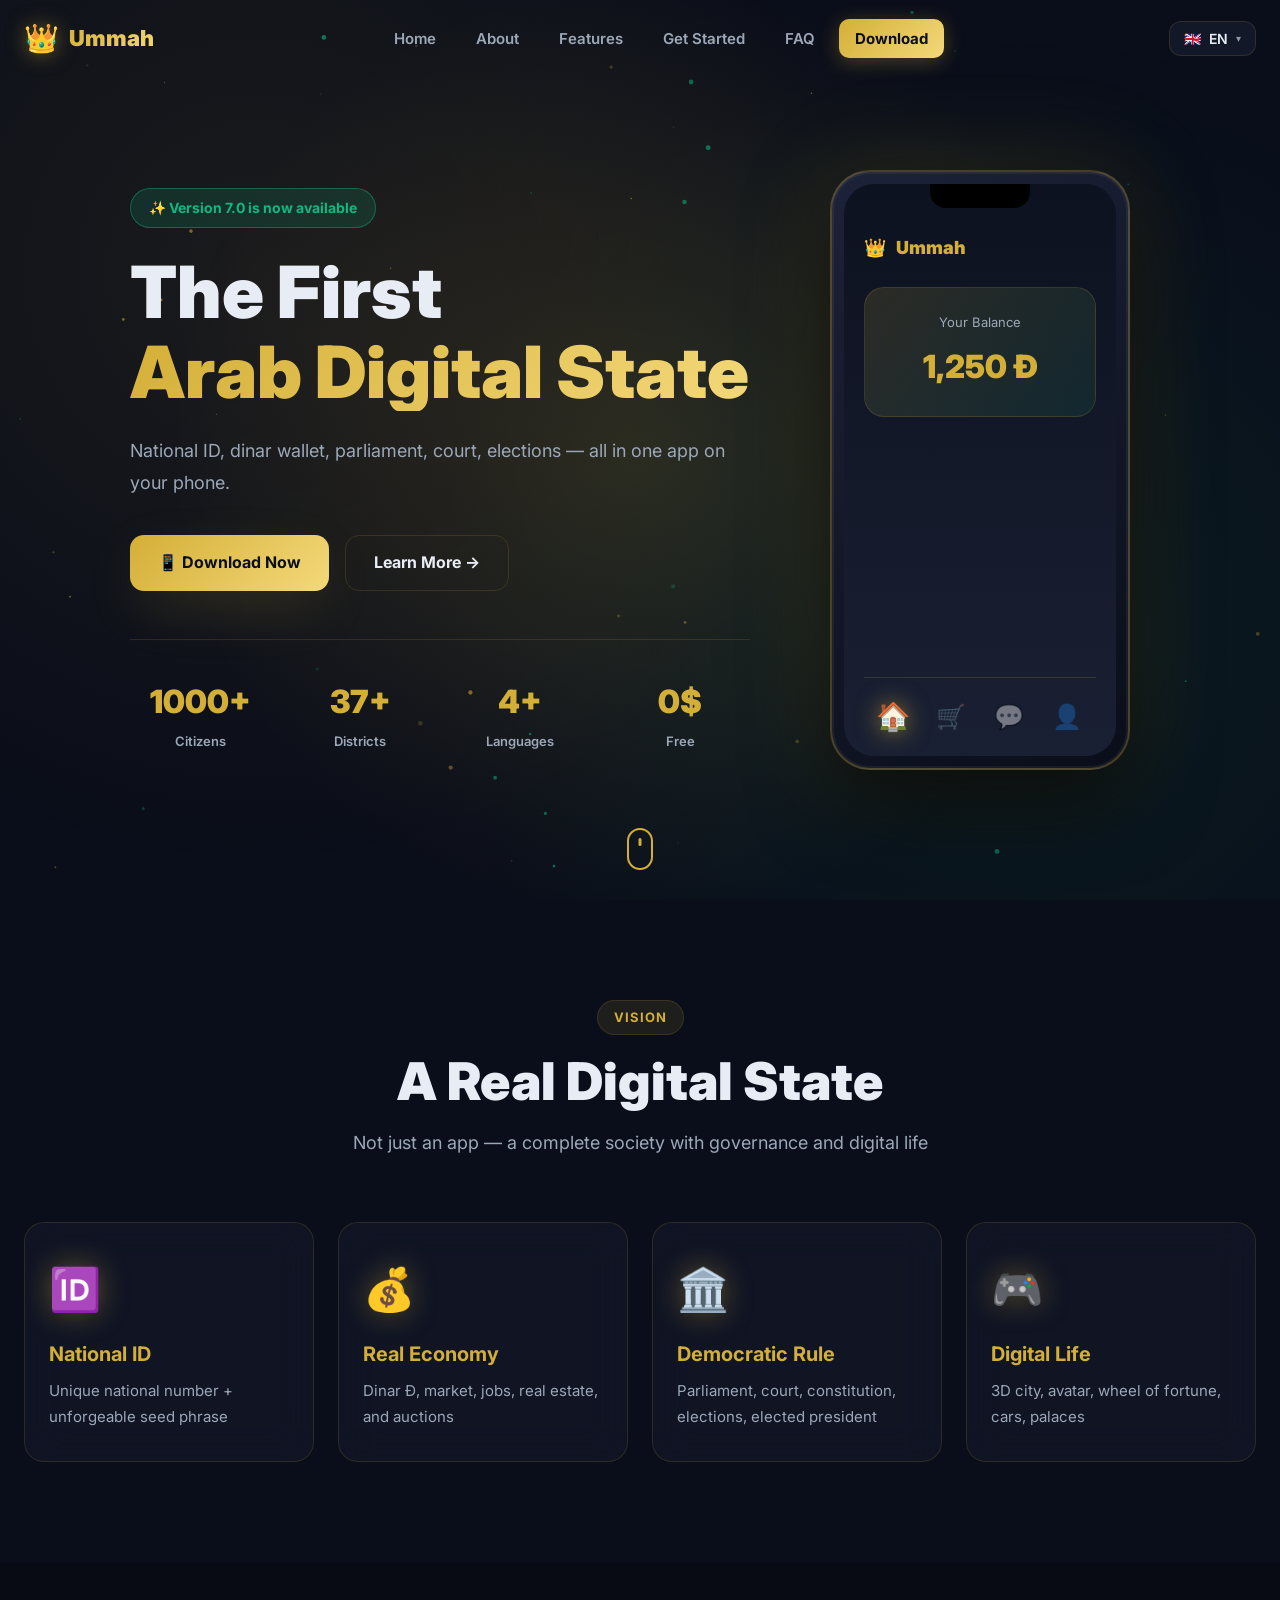
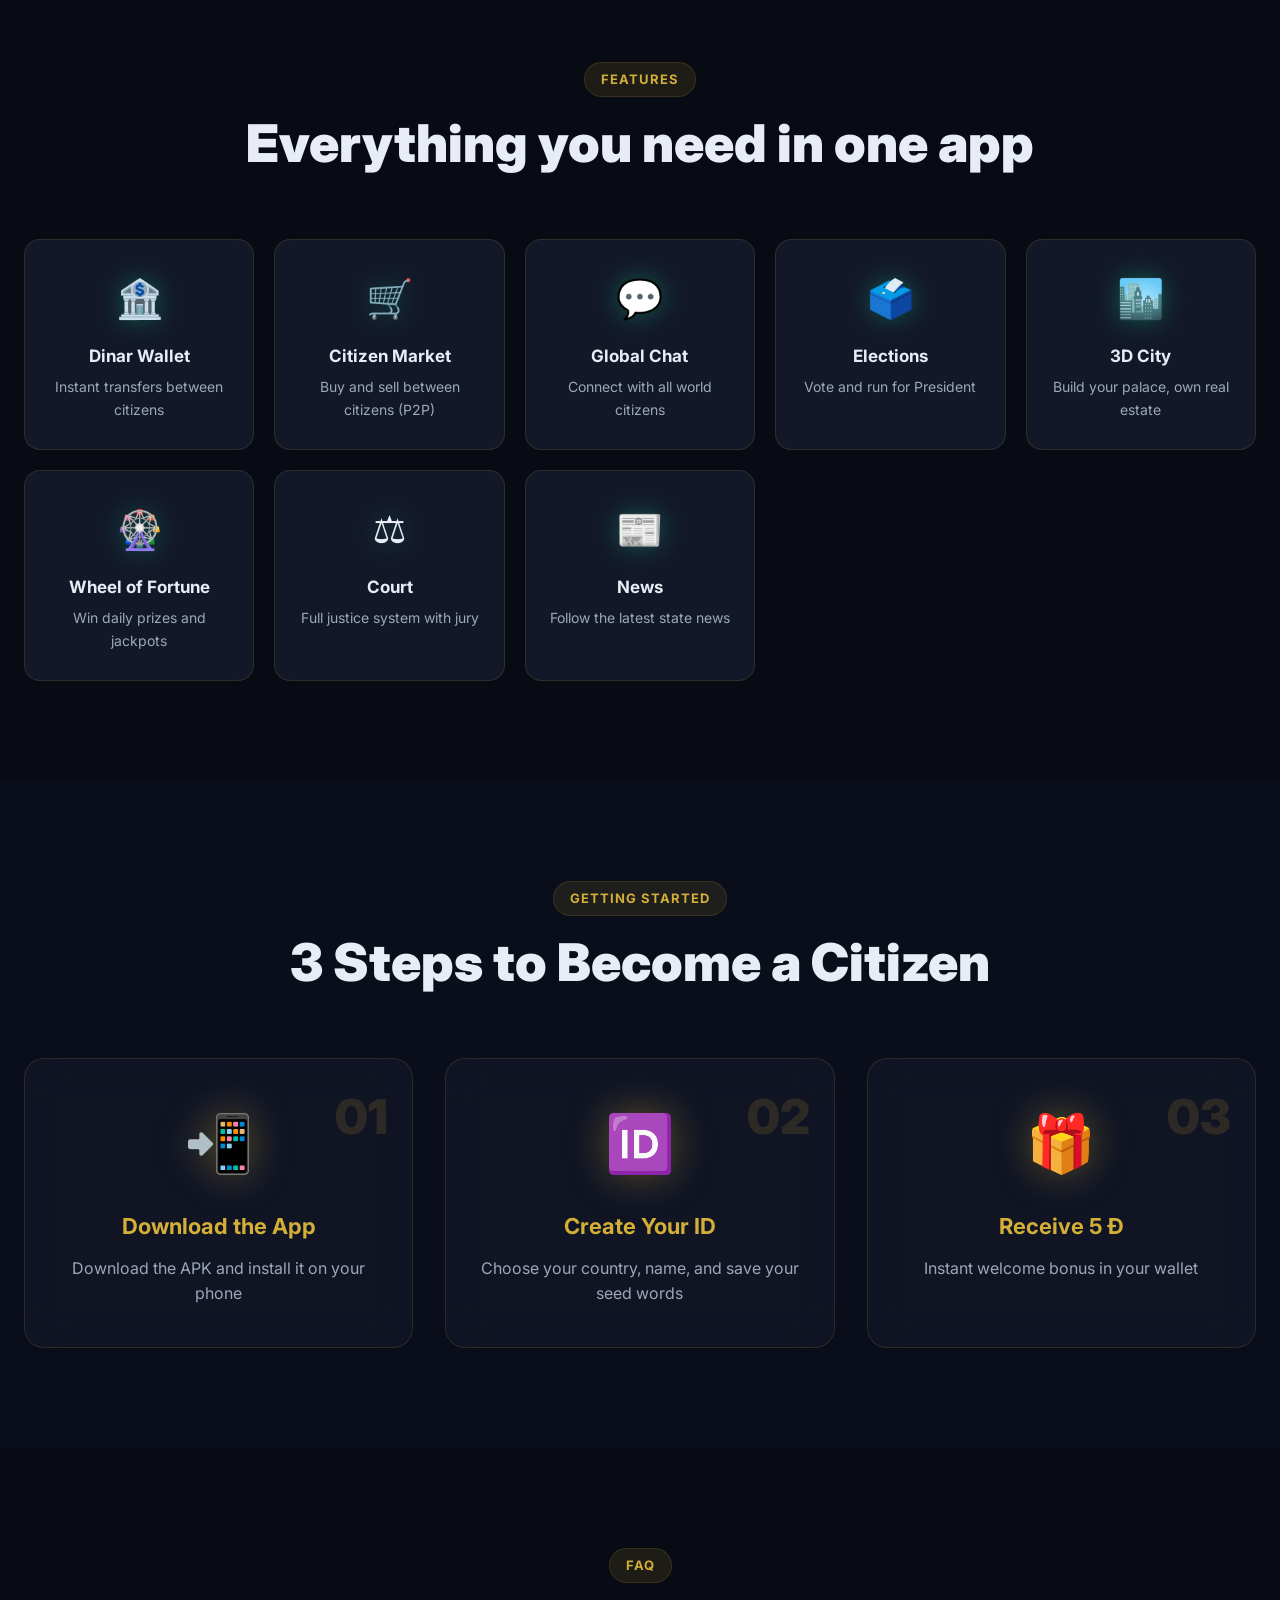
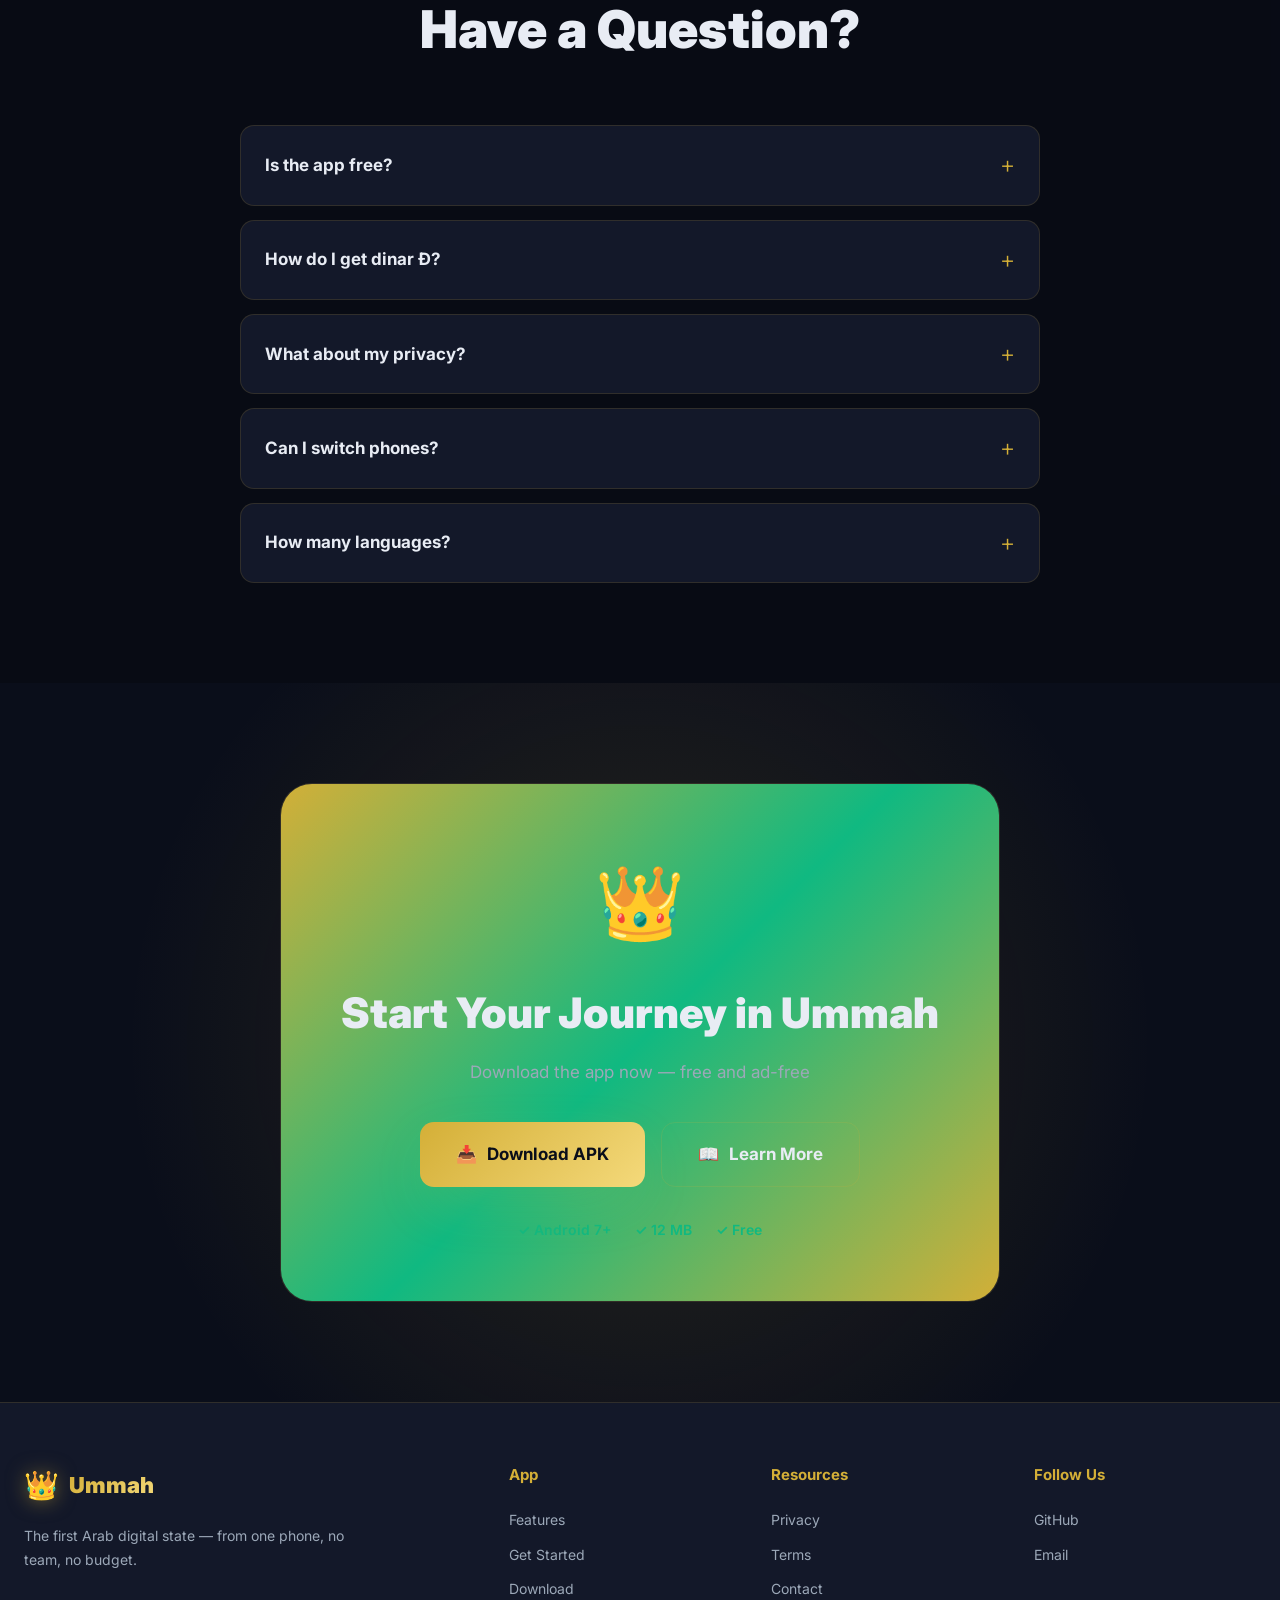
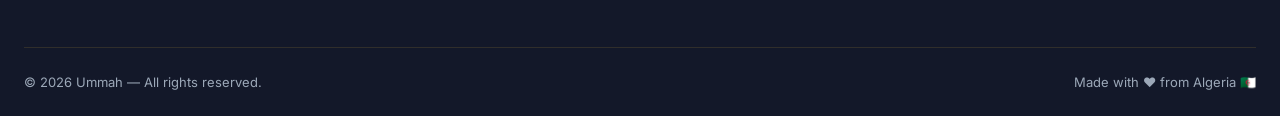
<file: index.html>
<!DOCTYPE html>
<html lang="ar" dir="rtl">
<head>
  <meta charset="UTF-8">
  <meta name="viewport" content="width=device-width, initial-scale=1.0">
  <meta name="description" content="أُمّة — أول دولة رقمية عربية. هوية، محفظة، برلمان، وانتخابات في تطبيق واحد.">
  <meta name="keywords" content="أمة, Ummah, دولة رقمية, تطبيق عربي, دينار رقمي">
  <meta property="og:title" content="أُمّة — أول دولة رقمية عربية">
  <meta property="og:description" content="انضم لآلاف المواطنين في أول دولة رقمية عربية">
  <meta property="og:type" content="website">
  <meta property="og:url" content="https://abdeabdetet662-glitch.github.io/ummah-website/">
  <meta name="theme-color" content="#0a0e1a">
  
  <title data-i18n="meta.title">أُمّة — أول دولة رقمية عربية</title>
  
  <link rel="preconnect" href="https://fonts.googleapis.com">
  <link rel="preconnect" href="https://fonts.gstatic.com" crossorigin>
  <link href="https://fonts.googleapis.com/css2?family=Cairo:wght@400;600;700;900&family=Inter:wght@400;600;700;900&display=swap" rel="stylesheet">
  
  <link rel="stylesheet" href="assets/css/style.css">
  <link rel="icon" type="image/png" href="assets/img/logo.png">
</head>
<body>

<!-- ═══ Loader ═══ -->
<div id="loader">
  <div class="loader-crown">👑</div>
  <div class="loader-text">أُمّة</div>
  <div class="loader-bar"><span></span></div>
</div>

<!-- ═══ Particles Background ═══ -->
<canvas id="particles"></canvas>

<!-- ═══ Progress Bar ═══ -->
<div id="progress-bar"></div>

<!-- ═══ Navbar ═══ -->
<nav id="navbar">
  <div class="nav-container">
    <a href="#home" class="logo">
      <span class="logo-icon">👑</span>
      <span class="logo-text" data-i18n="brand.name">أُمّة</span>
    </a>
    
    <ul class="nav-menu">
      <li><a href="#home" data-i18n="nav.home">الرئيسية</a></li>
      <li><a href="#about" data-i18n="nav.about">عن أُمّة</a></li>
      <li><a href="#features" data-i18n="nav.features">الميزات</a></li>
      <li><a href="#how" data-i18n="nav.how">كيف تبدأ</a></li>
      <li><a href="#faq" data-i18n="nav.faq">الأسئلة</a></li>
      <li><a href="#download" class="nav-cta" data-i18n="nav.download">تحميل</a></li>
    </ul>
    
    <div class="nav-actions">
      <div class="lang-switcher" id="langSwitcher">
        <button class="lang-current" id="langBtn">
          <span class="flag">🇩🇿</span>
          <span class="code">AR</span>
          <span class="arrow">▾</span>
        </button>
        <div class="lang-dropdown" id="langDropdown">
          <button data-lang="ar"><span class="flag">🇩🇿</span> العربية</button>
          <button data-lang="en"><span class="flag">🇬🇧</span> English</button>
          <button data-lang="fr"><span class="flag">🇫🇷</span> Français</button>
          <button data-lang="ru"><span class="flag">🇷🇺</span> Русский</button>
        </div>
      </div>
      <button class="menu-toggle" id="menuToggle">☰</button>
    </div>
  </div>
</nav>

<!-- ═══ HERO ═══ -->
<section id="home" class="hero">
  <div class="hero-bg"></div>
  <div class="hero-content">
    <div class="hero-badge" data-i18n="hero.badge">✨ الإصدار 7.0 متوفر الآن</div>
    <h1 class="hero-title">
      <span data-i18n="hero.title1">أول دولة</span>
      <span class="gradient" data-i18n="hero.title2">رقمية عربية</span>
    </h1>
    <p class="hero-subtitle" data-i18n="hero.subtitle">
      هوية وطنية، محفظة دينار، برلمان، محكمة، انتخابات — كل شي في تطبيق واحد على هاتفك.
    </p>
    <div class="hero-buttons">
      <a href="#download" class="btn btn-primary">
        <span data-i18n="hero.cta1">📱 حمّل الآن</span>
      </a>
      <a href="#about" class="btn btn-ghost">
        <span data-i18n="hero.cta2">تعرّف أكثر →</span>
      </a>
    </div>
    
    <div class="hero-stats">
      <div class="stat">
        <div class="stat-num" data-count="1000">0</div>
        <div class="stat-label" data-i18n="hero.stat1">مواطن</div>
      </div>
      <div class="stat">
        <div class="stat-num" data-count="37">0</div>
        <div class="stat-label" data-i18n="hero.stat2">ولاية</div>
      </div>
      <div class="stat">
        <div class="stat-num" data-count="4">0</div>
        <div class="stat-label" data-i18n="hero.stat3">لغات</div>
      </div>
      <div class="stat">
        <div class="stat-num" data-count="0">$</div>
        <div class="stat-label" data-i18n="hero.stat4">مجاناً</div>
      </div>
    </div>
  </div>
  
  <div class="hero-mockup">
    <div class="phone-frame">
      <div class="phone-notch"></div>
      <div class="phone-screen">
        <div class="phone-header">
          <span>👑</span>
          <span data-i18n="brand.name">أُمّة</span>
        </div>
        <div class="phone-balance">
          <div class="balance-label" data-i18n="mockup.balance">رصيدك</div>
          <div class="balance-amount">1,250 Đ</div>
        </div>
        <div class="phone-tabs">
          <div class="ptab active">🏠</div>
          <div class="ptab">🛒</div>
          <div class="ptab">💬</div>
          <div class="ptab">👤</div>
        </div>
      </div>
    </div>
  </div>
  
  <div class="scroll-indicator">
    <div class="mouse"></div>
  </div>
</section>

<!-- ═══ ABOUT ═══ -->
<section id="about" class="section">
  <div class="container">
    <div class="section-header">
      <span class="section-tag" data-i18n="about.tag">الرؤية</span>
      <h2 data-i18n="about.title">دولة رقمية <span class="gradient">حقيقية</span></h2>
      <p data-i18n="about.subtitle">مش مجرد تطبيق — مجتمع كامل بحوكمة وحياة رقمية</p>
    </div>
    
    <div class="about-grid">
      <div class="about-card reveal">
        <div class="about-icon">🆔</div>
        <h3 data-i18n="about.card1.title">هوية وطنية</h3>
        <p data-i18n="about.card1.desc">رقم وطني فريد + كلمات سرية (Seed Phrase) لا يمكن تزويرها</p>
      </div>
      <div class="about-card reveal">
        <div class="about-icon">💰</div>
        <h3 data-i18n="about.card2.title">اقتصاد حقيقي</h3>
        <p data-i18n="about.card2.desc">دينار Đ، سوق، وظائف، عقارات، ومزاد علني</p>
      </div>
      <div class="about-card reveal">
        <div class="about-icon">🏛️</div>
        <h3 data-i18n="about.card3.title">حكم ديمقراطي</h3>
        <p data-i18n="about.card3.desc">برلمان، محكمة، دستور، انتخابات، ورئيس منتخب</p>
      </div>
      <div class="about-card reveal">
        <div class="about-icon">🎮</div>
        <h3 data-i18n="about.card4.title">حياة رقمية</h3>
        <p data-i18n="about.card4.desc">مدينة 3D، شخصية، عجلة حظ، سيارات، وقصور</p>
      </div>
    </div>
  </div>
</section>

<!-- ═══ FEATURES ═══ -->
<section id="features" class="section section-alt">
  <div class="container">
    <div class="section-header">
      <span class="section-tag" data-i18n="features.tag">الميزات</span>
      <h2 data-i18n="features.title">كل شي تحتاجه في <span class="gradient">تطبيق واحد</span></h2>
    </div>
    
    <div class="features-grid">
      <div class="feature reveal">
        <div class="feature-icon">🏦</div>
        <h4 data-i18n="features.f1">محفظة دينار</h4>
        <p data-i18n="features.f1d">تحويلات فورية بين المواطنين</p>
      </div>
      <div class="feature reveal">
        <div class="feature-icon">🛒</div>
        <h4 data-i18n="features.f2">سوق مواطنين</h4>
        <p data-i18n="features.f2d">بيع وشراء بين المواطنين (P2P)</p>
      </div>
      <div class="feature reveal">
        <div class="feature-icon">💬</div>
        <h4 data-i18n="features.f3">دردشة عالمية</h4>
        <p data-i18n="features.f3d">تواصل مع كل مواطني العالم</p>
      </div>
      <div class="feature reveal">
        <div class="feature-icon">🗳️</div>
        <h4 data-i18n="features.f4">انتخابات</h4>
        <p data-i18n="features.f4d">صوّت وترشح لمنصب الرئيس</p>
      </div>
      <div class="feature reveal">
        <div class="feature-icon">🏙️</div>
        <h4 data-i18n="features.f5">مدينة 3D</h4>
        <p data-i18n="features.f5d">ابنِ قصرك وامتلك عقارات</p>
      </div>
      <div class="feature reveal">
        <div class="feature-icon">🎡</div>
        <h4 data-i18n="features.f6">عجلة الحظ</h4>
        <p data-i18n="features.f6d">اربح جوائز يومية وجاكبوت</p>
      </div>
      <div class="feature reveal">
        <div class="feature-icon">⚖️</div>
        <h4 data-i18n="features.f7">محكمة</h4>
        <p data-i18n="features.f7d">نظام عدالة كامل مع محلفين</p>
      </div>
      <div class="feature reveal">
        <div class="feature-icon">📰</div>
        <h4 data-i18n="features.f8">أخبار</h4>
        <p data-i18n="features.f8d">تابع آخر أخبار الدولة</p>
      </div>
    </div>
  </div>
</section>

<!-- ═══ HOW IT WORKS ═══ -->
<section id="how" class="section">
  <div class="container">
    <div class="section-header">
      <span class="section-tag" data-i18n="how.tag">البداية</span>
      <h2 data-i18n="how.title">3 خطوات وتصبح <span class="gradient">مواطناً</span></h2>
    </div>
    
    <div class="steps">
      <div class="step reveal">
        <div class="step-num">01</div>
        <div class="step-icon">📲</div>
        <h3 data-i18n="how.s1.title">حمّل التطبيق</h3>
        <p data-i18n="how.s1.desc">حمّل APK وثبّته على هاتفك</p>
      </div>
      <div class="step reveal">
        <div class="step-num">02</div>
        <div class="step-icon">🆔</div>
        <h3 data-i18n="how.s2.title">أنشئ هويتك</h3>
        <p data-i18n="how.s2.desc">اختر بلدك، اسمك، واحفظ كلماتك السرية</p>
      </div>
      <div class="step reveal">
        <div class="step-num">03</div>
        <div class="step-icon">🎁</div>
        <h3 data-i18n="how.s3.title">استلم 5 Đ</h3>
        <p data-i18n="how.s3.desc">مكافأة ترحيب فورية في محفظتك</p>
      </div>
    </div>
  </div>
</section>

<!-- ═══ FAQ ═══ -->
<section id="faq" class="section section-alt">
  <div class="container">
    <div class="section-header">
      <span class="section-tag" data-i18n="faq.tag">الأسئلة الشائعة</span>
      <h2 data-i18n="faq.title">عندك <span class="gradient">سؤال؟</span></h2>
    </div>
    
    <div class="faq-list">
      <details class="faq-item reveal">
        <summary data-i18n="faq.q1">هل التطبيق مجاني؟</summary>
        <p data-i18n="faq.a1">نعم، 100% مجاني. لا رسوم تسجيل ولا اشتراكات.</p>
      </details>
      <details class="faq-item reveal">
        <summary data-i18n="faq.q2">كيف أحصل على الدينار Đ؟</summary>
        <p data-i18n="faq.a2">عبر المكافأة اليومية، الوظائف، العجلة، الأكواد، والهدايا الرئاسية.</p>
      </details>
      <details class="faq-item reveal">
        <summary data-i18n="faq.q3">واش على بياناتي الخاصة؟</summary>
        <p data-i18n="faq.a3">نستعمل Firebase مع 271 سطر Security Rules. ما نشاركوش بياناتك مع أي طرف ثالث.</p>
      </details>
      <details class="faq-item reveal">
        <summary data-i18n="faq.q4">نقدر نبدل الهاتف؟</summary>
        <p data-i18n="faq.a4">نعم، عبر كلماتك السرية الـ12 (Seed Phrase) ترجع حسابك في أي هاتف.</p>
      </details>
      <details class="faq-item reveal">
        <summary data-i18n="faq.q5">شحال من لغة؟</summary>
        <p data-i18n="faq.a5">4 لغات: العربية، الإنجليزية، الفرنسية، والروسية.</p>
      </details>
    </div>
  </div>
</section>

<!-- ═══ DOWNLOAD ═══ -->
<section id="download" class="section download-section">
  <div class="container">
    <div class="download-card reveal">
      <div class="download-crown">👑</div>
      <h2 data-i18n="download.title">ابدأ رحلتك في <span class="gradient">أُمّة</span></h2>
      <p data-i18n="download.subtitle">حمّل التطبيق الآن — مجاناً وبلا إعلانات</p>
      
      <div class="download-buttons">
        <a href="https://github.com/abdeabdetet662-glitch/Ummah/releases/latest" 
           class="btn btn-primary btn-large" target="_blank">
          <span>📥</span>
          <span data-i18n="download.apk">تحميل APK</span>
        </a>
        <a href="#features" class="btn btn-ghost btn-large">
          <span>📖</span>
          <span data-i18n="download.learn">اقرأ المزيد</span>
        </a>
      </div>
      
      <div class="download-info">
        <span>✓ <span data-i18n="download.info1">أندرويد 7+</span></span>
        <span>✓ <span data-i18n="download.info2">12 MB</span></span>
        <span>✓ <span data-i18n="download.info3">مجاني</span></span>
      </div>
    </div>
  </div>
</section>

<!-- ═══ FOOTER ═══ -->
<footer>
  <div class="container">
    <div class="footer-grid">
      <div class="footer-brand">
        <div class="logo">
          <span class="logo-icon">👑</span>
          <span class="logo-text" data-i18n="brand.name">أُمّة</span>
        </div>
        <p data-i18n="footer.tagline">أول دولة رقمية عربية — من هاتف واحد، بلا فريق، بلا ميزانية.</p>
      </div>
      
      <div class="footer-col">
        <h4 data-i18n="footer.col1">التطبيق</h4>
        <a href="#features" data-i18n="nav.features">الميزات</a>
        <a href="#how" data-i18n="nav.how">كيف تبدأ</a>
        <a href="#download" data-i18n="nav.download">تحميل</a>
      </div>
      
      <div class="footer-col">
        <h4 data-i18n="footer.col2">الموارد</h4>
        <a href="privacy.html" data-i18n="footer.privacy">الخصوصية</a>
        <a href="terms.html" data-i18n="footer.terms">الشروط</a>
        <a href="contact.html" data-i18n="footer.contact">تواصل</a>
      </div>
      
      <div class="footer-col">
        <h4 data-i18n="footer.col3">تابعنا</h4>
        <a href="https://github.com/abdeabdetet662-glitch" target="_blank">GitHub</a>
        <a href="mailto:abdeabderahman62@gmail.com">Email</a>
      </div>
    </div>
    
    <div class="footer-bottom">
      <p data-i18n="footer.rights">© 2026 أُمّة — كل الحقوق محفوظة.</p>
      <p data-i18n="footer.made">صُنع بـ ❤️ من الجزائر 🇩🇿</p>
    </div>
  </div>
</footer>

<!-- Back to top -->
<button id="backTop">↑</button>

<script src="assets/js/i18n.js"></script>
<script src="assets/js/main.js"></script>

</body>
</html>
</file>
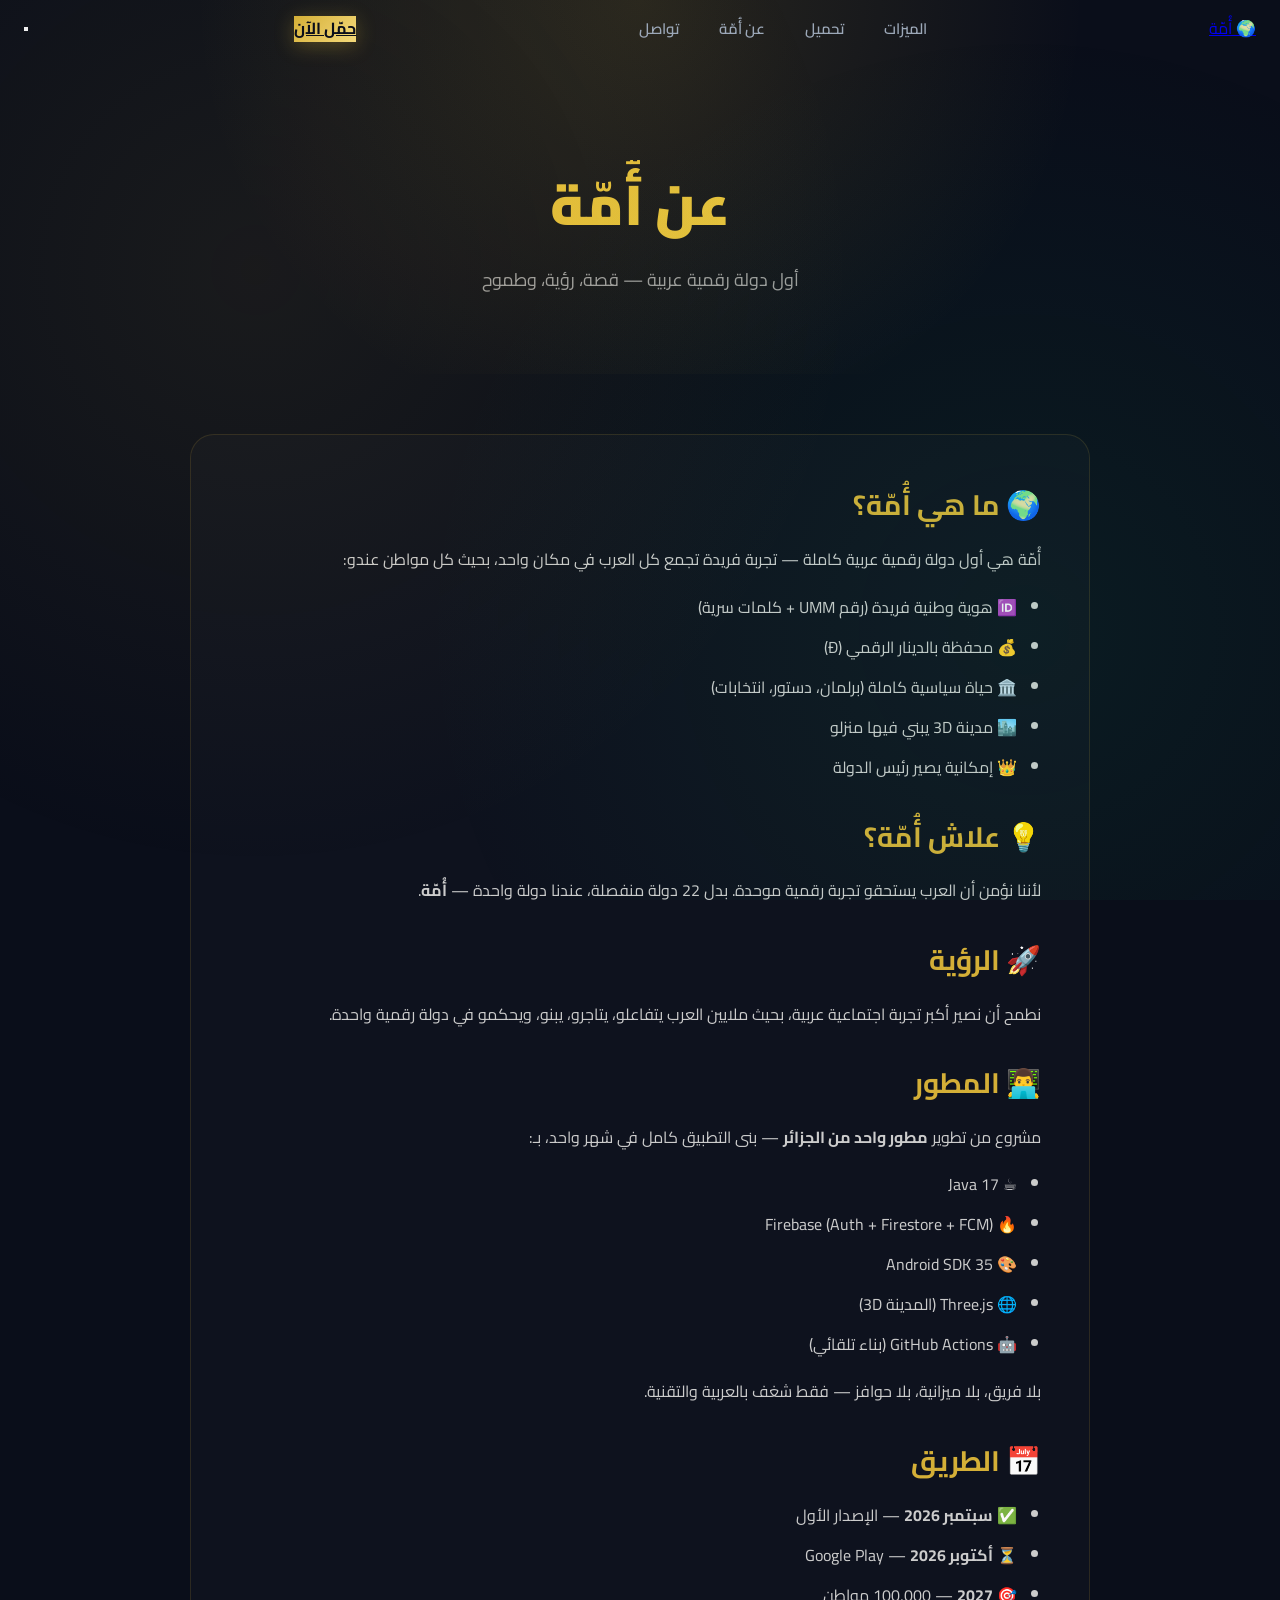
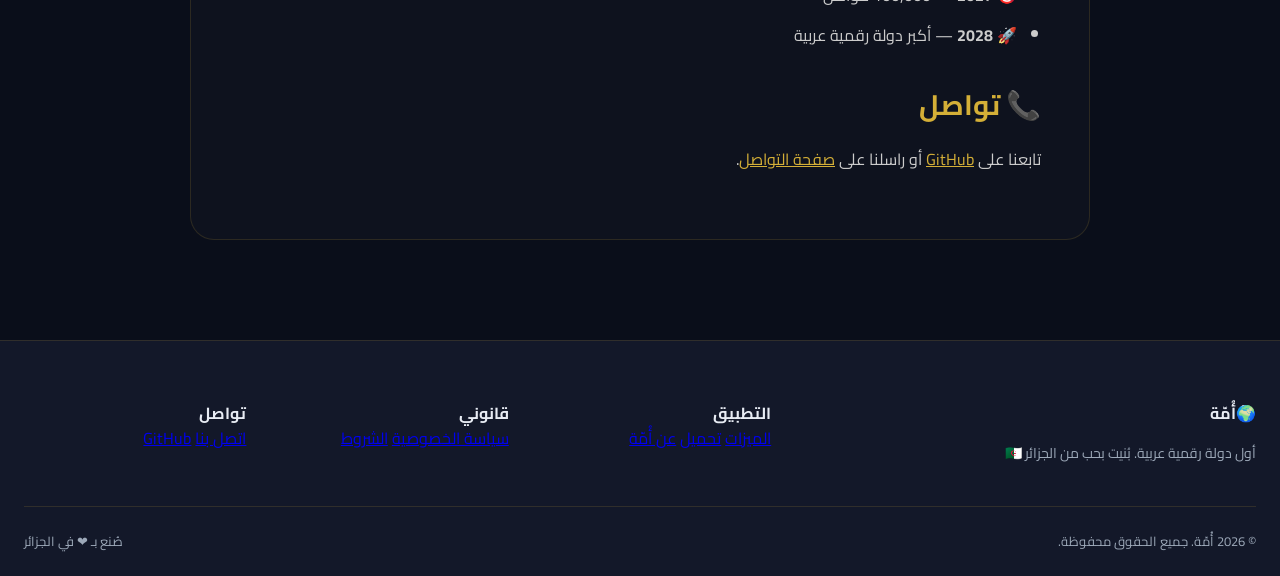
<file: about.html>
<!DOCTYPE html>
<html lang="ar" dir="rtl">
<head>
    <meta charset="UTF-8">
    <meta name="viewport" content="width=device-width, initial-scale=1.0">
    <title>عن أُمّة — أُمّة</title>
    <meta name="description" content="تعرف على أُمّة — أول دولة رقمية عربية">
    <link rel="preconnect" href="https://fonts.googleapis.com">
    <link href="https://fonts.googleapis.com/css2?family=Cairo:wght@400;600;700;900&display=swap" rel="stylesheet">
    <link rel="stylesheet" href="assets/css/style.css">
    <link rel="icon" type="image/png" href="assets/img/logo.png">
    <style>
        .page-hero {
            padding: 160px 24px 80px;
            text-align: center;
            background: radial-gradient(circle at 50% 0%, rgba(212, 175, 55, 0.15) 0%, transparent 60%);
        }
        .page-hero h1 {
            font-size: 56px;
            font-weight: 900;
            margin-bottom: 16px;
            background: linear-gradient(135deg, #D4AF37 0%, #F4D03F 100%);
            -webkit-background-clip: text;
            -webkit-text-fill-color: transparent;
            background-clip: text;
        }
        .page-hero p {
            font-size: 18px;
            color: #9E9E9E;
            max-width: 700px;
            margin: 0 auto;
        }
        .content-section {
            padding: 60px 24px 100px;
        }
        .content-box {
            max-width: 900px;
            margin: 0 auto;
            background: rgba(255, 255, 255, 0.02);
            border: 1px solid rgba(212, 175, 55, 0.15);
            border-radius: 24px;
            padding: 48px;
        }
        .content-box h2 {
            font-size: 28px;
            font-weight: 700;
            color: #D4AF37;
            margin-bottom: 16px;
            margin-top: 32px;
        }
        .content-box h2:first-child {
            margin-top: 0;
        }
        .content-box p {
            color: #CCCCCC;
            font-size: 16px;
            line-height: 1.9;
            margin-bottom: 16px;
        }
        .content-box ul {
            color: #CCCCCC;
            font-size: 16px;
            line-height: 2;
            padding-right: 24px;
            margin-bottom: 16px;
        }
        .content-box ul li {
            margin-bottom: 8px;
        }
        .content-box a {
            color: #D4AF37;
            text-decoration: underline;
        }
        @media (max-width: 640px) {
            .page-hero h1 { font-size: 36px; }
            .content-box { padding: 24px; }
        }
    </style>
</head>
<body>
    <nav class="navbar scrolled" id="navbar">
        <div class="nav-container">
            <a href="index.html" class="nav-logo">
                <span class="nav-logo-icon">🌍</span>
                <span class="nav-logo-text">أُمّة</span>
            </a>
            <ul class="nav-menu" id="navMenu">
                <li><a href="index.html#features">الميزات</a></li>
                <li><a href="index.html#download">تحميل</a></li>
                <li><a href="about.html">عن أُمّة</a></li>
                <li><a href="contact.html">تواصل</a></li>
            </ul>
            <a href="index.html#download" class="nav-cta">حمّل الآن</a>
            <button class="nav-toggle" id="navToggle">
                <span></span><span></span><span></span>
            </button>
        </div>
    </nav>

    <section class="page-hero">
        <h1>عن أُمّة</h1>
        <p>أول دولة رقمية عربية — قصة، رؤية، وطموح</p>
    </section>

    <section class="content-section">
        <div class="content-box">
            <h2>🌍 ما هي أُمّة؟</h2>
            <p>أُمّة هي أول دولة رقمية عربية كاملة — تجربة فريدة تجمع كل العرب في مكان واحد، بحيث كل مواطن عندو:</p>
            <ul>
                <li>🆔 هوية وطنية فريدة (رقم UMM + كلمات سرية)</li>
                <li>💰 محفظة بالدينار الرقمي (Đ)</li>
                <li>🏛️ حياة سياسية كاملة (برلمان، دستور، انتخابات)</li>
                <li>🏙️ مدينة 3D يبني فيها منزلو</li>
                <li>👑 إمكانية يصير رئيس الدولة</li>
            </ul>

            <h2>💡 علاش أُمّة؟</h2>
            <p>لأننا نؤمن أن العرب يستحقو تجربة رقمية موحدة. بدل 22 دولة منفصلة، عندنا دولة واحدة — <strong>أُمّة</strong>.</p>

            <h2>🚀 الرؤية</h2>
            <p>نطمح أن نصير أكبر تجربة اجتماعية عربية، بحيث ملايين العرب يتفاعلو، يتاجرو، يبنو، ويحكمو في دولة رقمية واحدة.</p>

            <h2>👨‍💻 المطور</h2>
            <p>مشروع من تطوير <strong>مطور واحد من الجزائر</strong> — بنى التطبيق كامل في شهر واحد، بـ:</p>
            <ul>
                <li>☕ Java 17</li>
                <li>🔥 Firebase (Auth + Firestore + FCM)</li>
                <li>🎨 Android SDK 35</li>
                <li>🌐 Three.js (المدينة 3D)</li>
                <li>🤖 GitHub Actions (بناء تلقائي)</li>
            </ul>
            <p>بلا فريق، بلا ميزانية، بلا حوافز — فقط شغف بالعربية والتقنية.</p>

            <h2>📅 الطريق</h2>
            <ul>
                <li>✅ <strong>سبتمبر 2026</strong> — الإصدار الأول</li>
                <li>⏳ <strong>أكتوبر 2026</strong> — Google Play</li>
                <li>🎯 <strong>2027</strong> — 100,000 مواطن</li>
                <li>🚀 <strong>2028</strong> — أكبر دولة رقمية عربية</li>
            </ul>

            <h2>📞 تواصل</h2>
            <p>تابعنا على <a href="https://github.com/abdeabdetet662-glitch" target="_blank">GitHub</a> أو راسلنا على <a href="contact.html">صفحة التواصل</a>.</p>
        </div>
    </section>

    <footer class="footer">
        <div class="container">
            <div class="footer-grid">
                <div class="footer-brand">
                    <div class="footer-logo"><span>🌍</span><strong>أُمّة</strong></div>
                    <p>أول دولة رقمية عربية. بُنيت بحب من الجزائر 🇩🇿</p>
                </div>
                <div class="footer-links">
                    <h4>التطبيق</h4>
                    <a href="index.html#features">الميزات</a>
                    <a href="index.html#download">تحميل</a>
                    <a href="about.html">عن أُمّة</a>
                </div>
                <div class="footer-links">
                    <h4>قانوني</h4>
                    <a href="privacy.html">سياسة الخصوصية</a>
                    <a href="terms.html">الشروط</a>
                </div>
                <div class="footer-links">
                    <h4>تواصل</h4>
                    <a href="contact.html">اتصل بنا</a>
                    <a href="https://github.com/abdeabdetet662-glitch" target="_blank">GitHub</a>
                </div>
            </div>
            <div class="footer-bottom">
                <p>© 2026 أُمّة. جميع الحقوق محفوظة.</p>
                <p>صُنع بـ ❤️ في الجزائر</p>
            </div>
        </div>
    </footer>
    <script src="assets/js/main.js"></script>
</body>
</html>
</file>
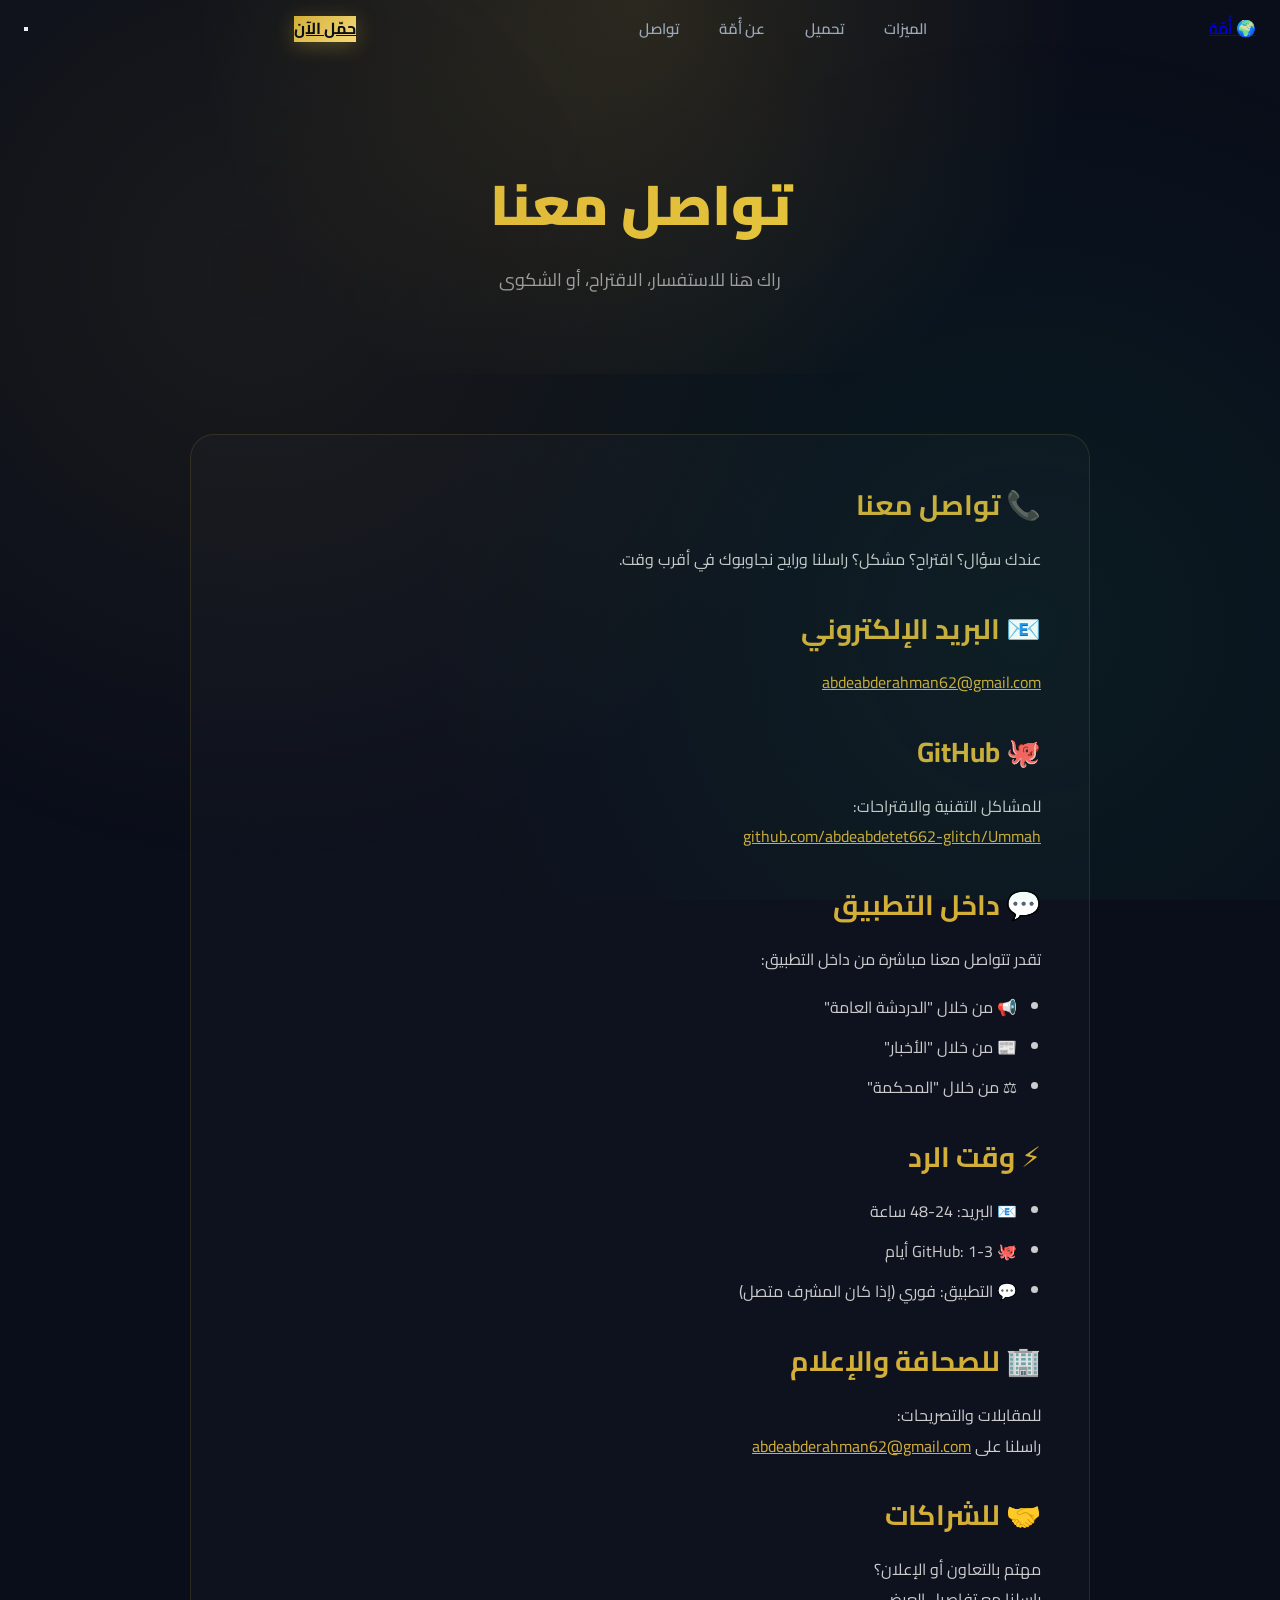
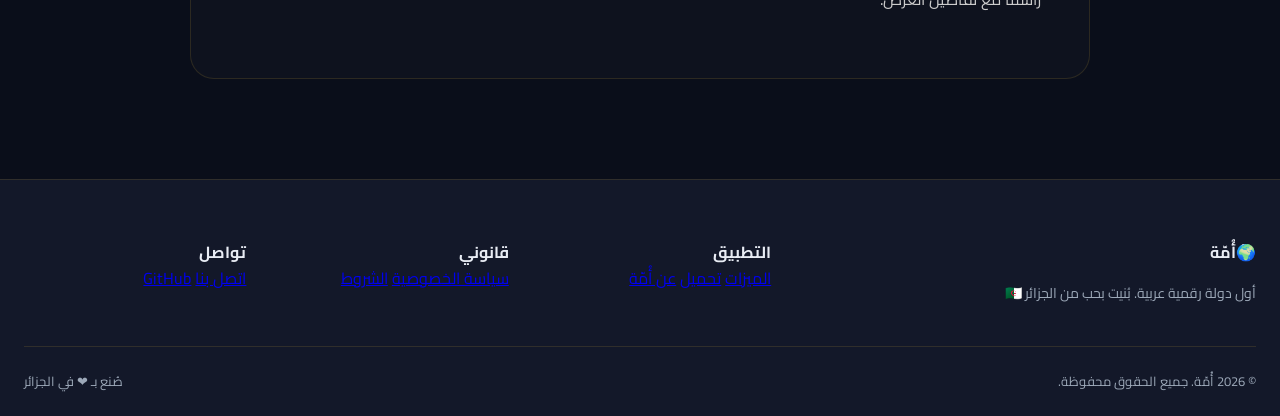
<file: contact.html>
<!DOCTYPE html>
<html lang="ar" dir="rtl">
<head>
    <meta charset="UTF-8">
    <meta name="viewport" content="width=device-width, initial-scale=1.0">
    <title>تواصل معنا — أُمّة</title>
    <meta name="description" content="تواصل مع فريق أُمّة">
    <link rel="preconnect" href="https://fonts.googleapis.com">
    <link href="https://fonts.googleapis.com/css2?family=Cairo:wght@400;600;700;900&display=swap" rel="stylesheet">
    <link rel="stylesheet" href="assets/css/style.css">
    <link rel="icon" type="image/png" href="assets/img/logo.png">
    <style>
        .page-hero {
            padding: 160px 24px 80px;
            text-align: center;
            background: radial-gradient(circle at 50% 0%, rgba(212, 175, 55, 0.15) 0%, transparent 60%);
        }
        .page-hero h1 {
            font-size: 56px;
            font-weight: 900;
            margin-bottom: 16px;
            background: linear-gradient(135deg, #D4AF37 0%, #F4D03F 100%);
            -webkit-background-clip: text;
            -webkit-text-fill-color: transparent;
            background-clip: text;
        }
        .page-hero p {
            font-size: 18px;
            color: #9E9E9E;
            max-width: 700px;
            margin: 0 auto;
        }
        .content-section {
            padding: 60px 24px 100px;
        }
        .content-box {
            max-width: 900px;
            margin: 0 auto;
            background: rgba(255, 255, 255, 0.02);
            border: 1px solid rgba(212, 175, 55, 0.15);
            border-radius: 24px;
            padding: 48px;
        }
        .content-box h2 {
            font-size: 28px;
            font-weight: 700;
            color: #D4AF37;
            margin-bottom: 16px;
            margin-top: 32px;
        }
        .content-box h2:first-child {
            margin-top: 0;
        }
        .content-box p {
            color: #CCCCCC;
            font-size: 16px;
            line-height: 1.9;
            margin-bottom: 16px;
        }
        .content-box ul {
            color: #CCCCCC;
            font-size: 16px;
            line-height: 2;
            padding-right: 24px;
            margin-bottom: 16px;
        }
        .content-box ul li {
            margin-bottom: 8px;
        }
        .content-box a {
            color: #D4AF37;
            text-decoration: underline;
        }
        @media (max-width: 640px) {
            .page-hero h1 { font-size: 36px; }
            .content-box { padding: 24px; }
        }
    </style>
</head>
<body>
    <nav class="navbar scrolled" id="navbar">
        <div class="nav-container">
            <a href="index.html" class="nav-logo">
                <span class="nav-logo-icon">🌍</span>
                <span class="nav-logo-text">أُمّة</span>
            </a>
            <ul class="nav-menu" id="navMenu">
                <li><a href="index.html#features">الميزات</a></li>
                <li><a href="index.html#download">تحميل</a></li>
                <li><a href="about.html">عن أُمّة</a></li>
                <li><a href="contact.html">تواصل</a></li>
            </ul>
            <a href="index.html#download" class="nav-cta">حمّل الآن</a>
            <button class="nav-toggle" id="navToggle">
                <span></span><span></span><span></span>
            </button>
        </div>
    </nav>

    <section class="page-hero">
        <h1>تواصل معنا</h1>
        <p>راك هنا للاستفسار، الاقتراح، أو الشكوى</p>
    </section>

    <section class="content-section">
        <div class="content-box">
            <h2>📞 تواصل معنا</h2>
            <p>عندك سؤال؟ اقتراح؟ مشكل؟ راسلنا ورايح نجاوبوك في أقرب وقت.</p>

            <h2>📧 البريد الإلكتروني</h2>
            <p><a href="mailto:abdeabderahman62@gmail.com">abdeabderahman62@gmail.com</a></p>

            <h2>🐙 GitHub</h2>
            <p>للمشاكل التقنية والاقتراحات:<br>
            <a href="https://github.com/abdeabdetet662-glitch/Ummah" target="_blank">github.com/abdeabdetet662-glitch/Ummah</a></p>

            <h2>💬 داخل التطبيق</h2>
            <p>تقدر تتواصل معنا مباشرة من داخل التطبيق:</p>
            <ul>
                <li>📢 من خلال "الدردشة العامة"</li>
                <li>📰 من خلال "الأخبار"</li>
                <li>⚖️ من خلال "المحكمة"</li>
            </ul>

            <h2>⚡ وقت الرد</h2>
            <ul>
                <li>📧 البريد: 24-48 ساعة</li>
                <li>🐙 GitHub: 1-3 أيام</li>
                <li>💬 التطبيق: فوري (إذا كان المشرف متصل)</li>
            </ul>

            <h2>🏢 للصحافة والإعلام</h2>
            <p>للمقابلات والتصريحات:<br>
            راسلنا على <a href="mailto:abdeabderahman62@gmail.com">abdeabderahman62@gmail.com</a></p>

            <h2>🤝 للشراكات</h2>
            <p>مهتم بالتعاون أو الإعلان؟<br>
            راسلنا مع تفاصيل العرض.</p>
        </div>
    </section>

    <footer class="footer">
        <div class="container">
            <div class="footer-grid">
                <div class="footer-brand">
                    <div class="footer-logo"><span>🌍</span><strong>أُمّة</strong></div>
                    <p>أول دولة رقمية عربية. بُنيت بحب من الجزائر 🇩🇿</p>
                </div>
                <div class="footer-links">
                    <h4>التطبيق</h4>
                    <a href="index.html#features">الميزات</a>
                    <a href="index.html#download">تحميل</a>
                    <a href="about.html">عن أُمّة</a>
                </div>
                <div class="footer-links">
                    <h4>قانوني</h4>
                    <a href="privacy.html">سياسة الخصوصية</a>
                    <a href="terms.html">الشروط</a>
                </div>
                <div class="footer-links">
                    <h4>تواصل</h4>
                    <a href="contact.html">اتصل بنا</a>
                    <a href="https://github.com/abdeabdetet662-glitch" target="_blank">GitHub</a>
                </div>
            </div>
            <div class="footer-bottom">
                <p>© 2026 أُمّة. جميع الحقوق محفوظة.</p>
                <p>صُنع بـ ❤️ في الجزائر</p>
            </div>
        </div>
    </footer>
    <script src="assets/js/main.js"></script>
</body>
</html>
</file>
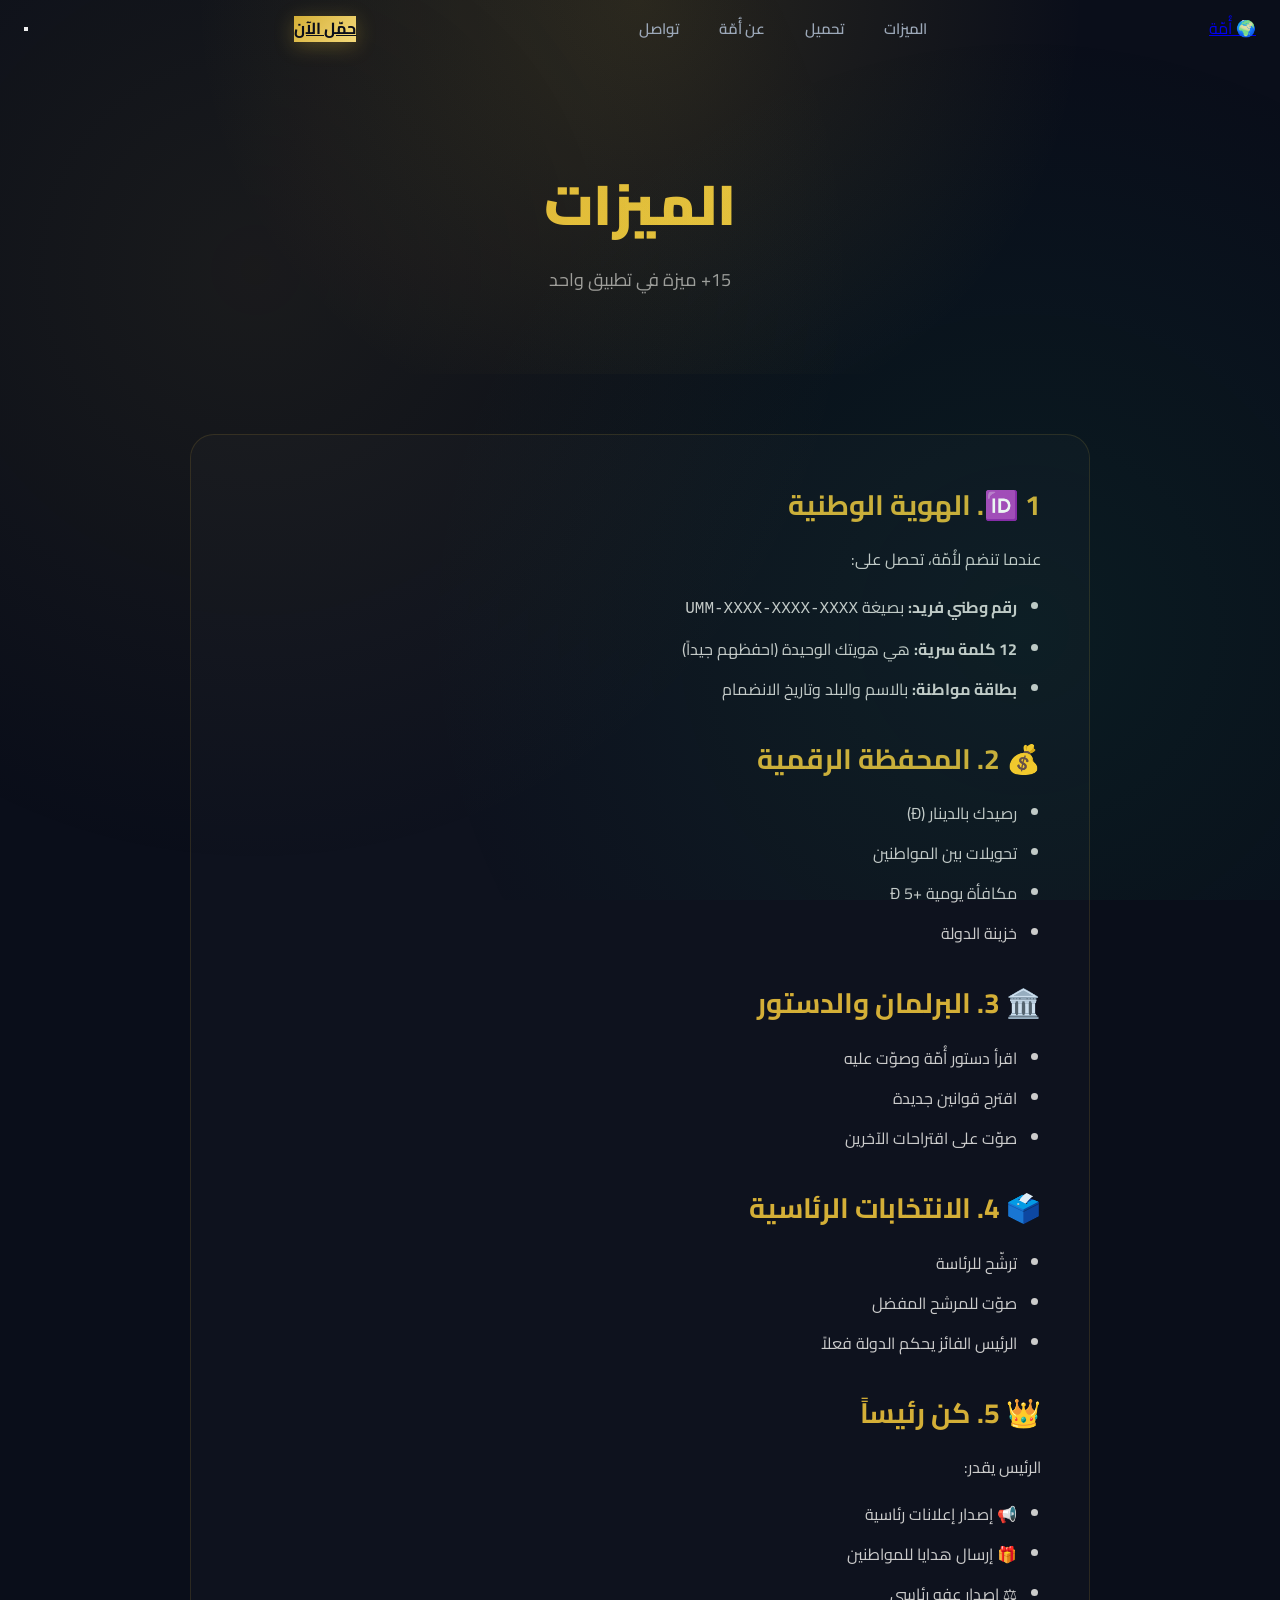
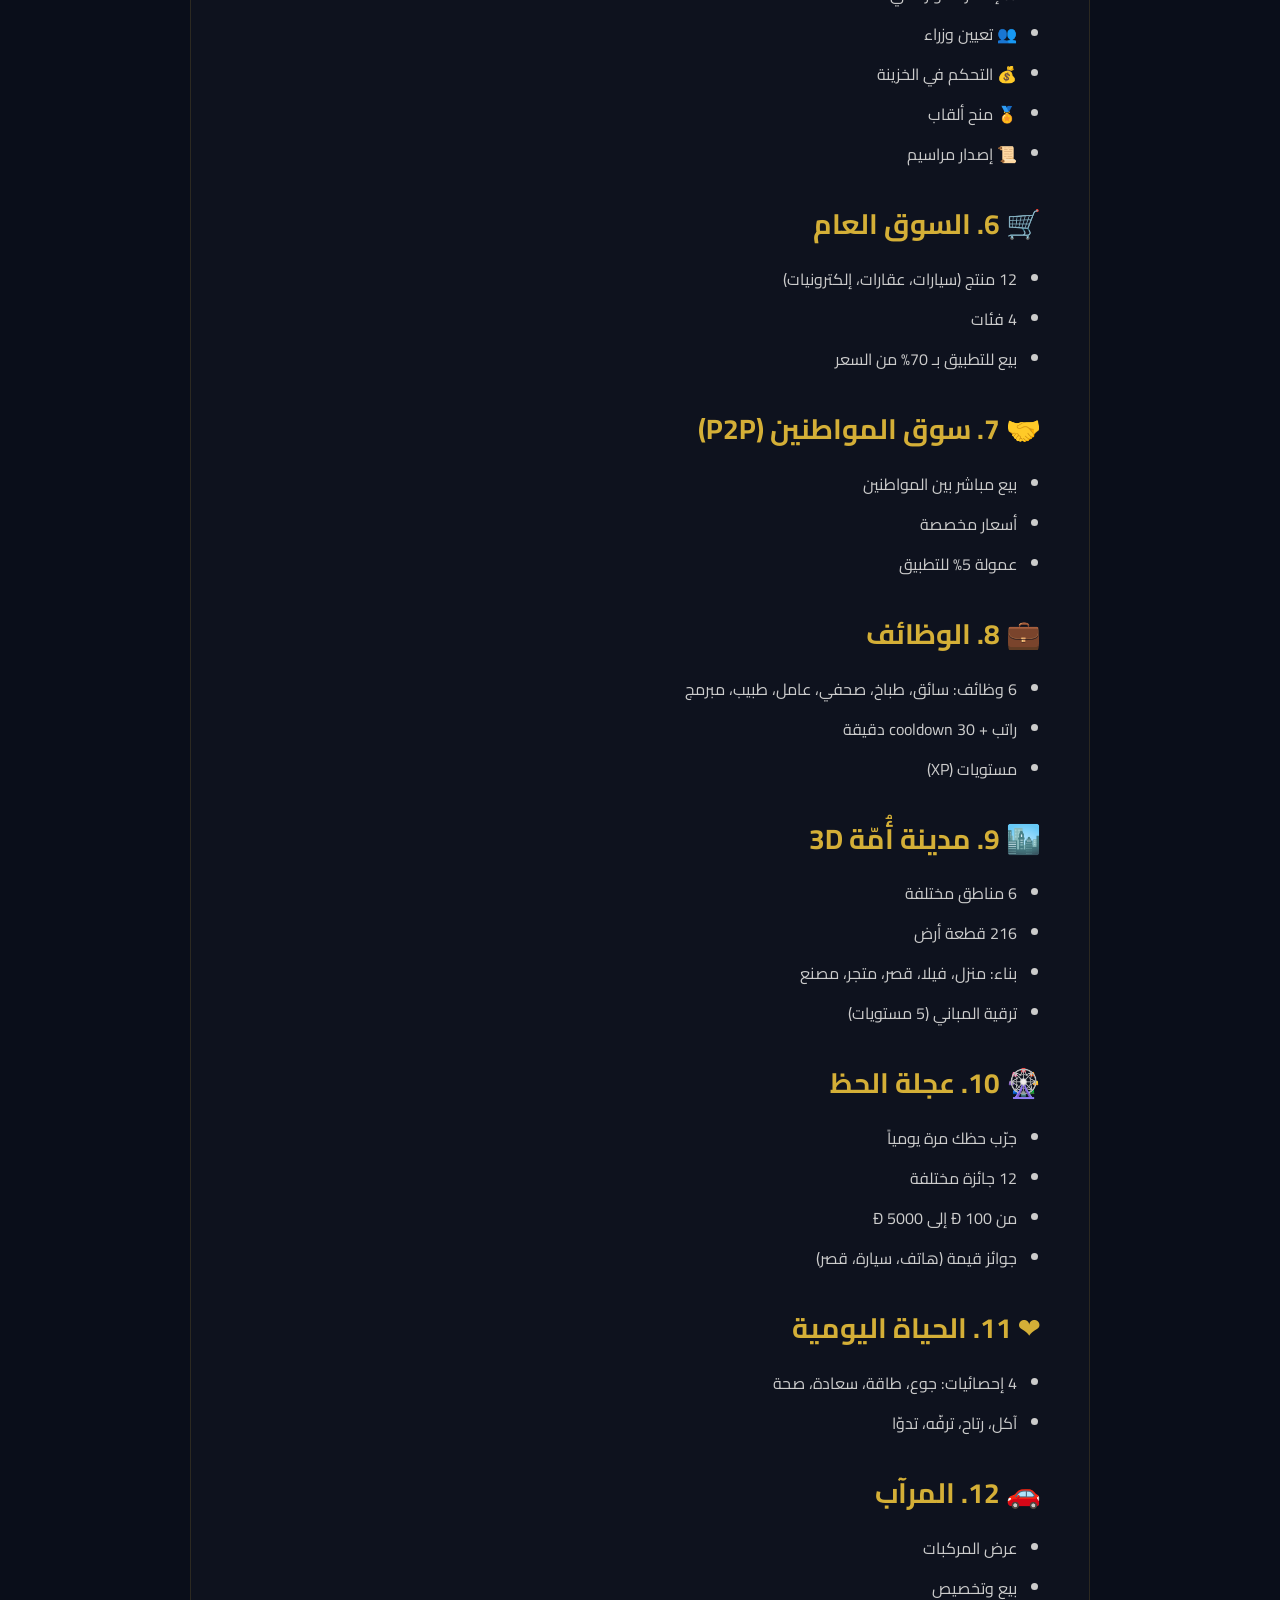
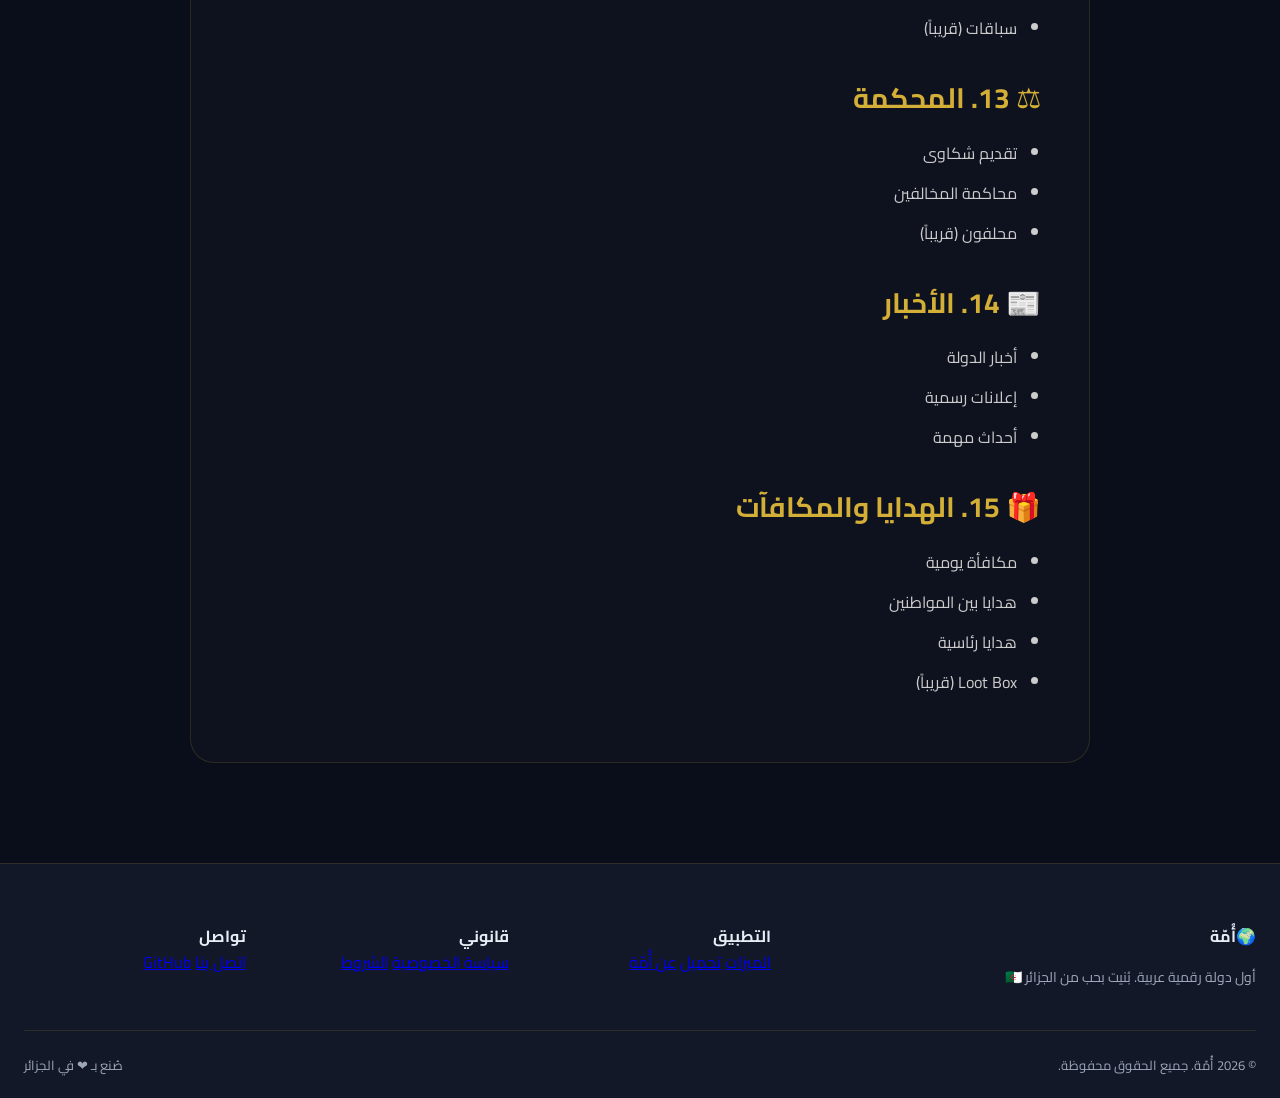
<file: features.html>
<!DOCTYPE html>
<html lang="ar" dir="rtl">
<head>
    <meta charset="UTF-8">
    <meta name="viewport" content="width=device-width, initial-scale=1.0">
    <title>الميزات — أُمّة</title>
    <meta name="description" content="اكتشف كل ميزات تطبيق أُمّة">
    <link rel="preconnect" href="https://fonts.googleapis.com">
    <link href="https://fonts.googleapis.com/css2?family=Cairo:wght@400;600;700;900&display=swap" rel="stylesheet">
    <link rel="stylesheet" href="assets/css/style.css">
    <link rel="icon" type="image/png" href="assets/img/logo.png">
    <style>
        .page-hero {
            padding: 160px 24px 80px;
            text-align: center;
            background: radial-gradient(circle at 50% 0%, rgba(212, 175, 55, 0.15) 0%, transparent 60%);
        }
        .page-hero h1 {
            font-size: 56px;
            font-weight: 900;
            margin-bottom: 16px;
            background: linear-gradient(135deg, #D4AF37 0%, #F4D03F 100%);
            -webkit-background-clip: text;
            -webkit-text-fill-color: transparent;
            background-clip: text;
        }
        .page-hero p {
            font-size: 18px;
            color: #9E9E9E;
            max-width: 700px;
            margin: 0 auto;
        }
        .content-section {
            padding: 60px 24px 100px;
        }
        .content-box {
            max-width: 900px;
            margin: 0 auto;
            background: rgba(255, 255, 255, 0.02);
            border: 1px solid rgba(212, 175, 55, 0.15);
            border-radius: 24px;
            padding: 48px;
        }
        .content-box h2 {
            font-size: 28px;
            font-weight: 700;
            color: #D4AF37;
            margin-bottom: 16px;
            margin-top: 32px;
        }
        .content-box h2:first-child {
            margin-top: 0;
        }
        .content-box p {
            color: #CCCCCC;
            font-size: 16px;
            line-height: 1.9;
            margin-bottom: 16px;
        }
        .content-box ul {
            color: #CCCCCC;
            font-size: 16px;
            line-height: 2;
            padding-right: 24px;
            margin-bottom: 16px;
        }
        .content-box ul li {
            margin-bottom: 8px;
        }
        .content-box a {
            color: #D4AF37;
            text-decoration: underline;
        }
        @media (max-width: 640px) {
            .page-hero h1 { font-size: 36px; }
            .content-box { padding: 24px; }
        }
    </style>
</head>
<body>
    <nav class="navbar scrolled" id="navbar">
        <div class="nav-container">
            <a href="index.html" class="nav-logo">
                <span class="nav-logo-icon">🌍</span>
                <span class="nav-logo-text">أُمّة</span>
            </a>
            <ul class="nav-menu" id="navMenu">
                <li><a href="index.html#features">الميزات</a></li>
                <li><a href="index.html#download">تحميل</a></li>
                <li><a href="about.html">عن أُمّة</a></li>
                <li><a href="contact.html">تواصل</a></li>
            </ul>
            <a href="index.html#download" class="nav-cta">حمّل الآن</a>
            <button class="nav-toggle" id="navToggle">
                <span></span><span></span><span></span>
            </button>
        </div>
    </nav>

    <section class="page-hero">
        <h1>الميزات</h1>
        <p>15+ ميزة في تطبيق واحد</p>
    </section>

    <section class="content-section">
        <div class="content-box">
            <h2>🆔 1. الهوية الوطنية</h2>
            <p>عندما تنضم لأُمّة، تحصل على:</p>
            <ul>
                <li><strong>رقم وطني فريد:</strong> بصيغة <code>UMM-XXXX-XXXX-XXXX</code></li>
                <li><strong>12 كلمة سرية:</strong> هي هويتك الوحيدة (احفظهم جيداً)</li>
                <li><strong>بطاقة مواطنة:</strong> بالاسم والبلد وتاريخ الانضمام</li>
            </ul>

            <h2>💰 2. المحفظة الرقمية</h2>
            <ul>
                <li>رصيدك بالدينار (Đ)</li>
                <li>تحويلات بين المواطنين</li>
                <li>مكافأة يومية +5 Đ</li>
                <li>خزينة الدولة</li>
            </ul>

            <h2>🏛️ 3. البرلمان والدستور</h2>
            <ul>
                <li>اقرأ دستور أُمّة وصوّت عليه</li>
                <li>اقترح قوانين جديدة</li>
                <li>صوّت على اقتراحات الآخرين</li>
            </ul>

            <h2>🗳️ 4. الانتخابات الرئاسية</h2>
            <ul>
                <li>ترشّح للرئاسة</li>
                <li>صوّت للمرشح المفضل</li>
                <li>الرئيس الفائز يحكم الدولة فعلاً</li>
            </ul>

            <h2>👑 5. كن رئيساً</h2>
            <p>الرئيس يقدر:</p>
            <ul>
                <li>📢 إصدار إعلانات رئاسية</li>
                <li>🎁 إرسال هدايا للمواطنين</li>
                <li>⚖️ إصدار عفو رئاسي</li>
                <li>👥 تعيين وزراء</li>
                <li>💰 التحكم في الخزينة</li>
                <li>🏅 منح ألقاب</li>
                <li>📜 إصدار مراسيم</li>
            </ul>

            <h2>🛒 6. السوق العام</h2>
            <ul>
                <li>12 منتج (سيارات، عقارات، إلكترونيات)</li>
                <li>4 فئات</li>
                <li>بيع للتطبيق بـ 70% من السعر</li>
            </ul>

            <h2>🤝 7. سوق المواطنين (P2P)</h2>
            <ul>
                <li>بيع مباشر بين المواطنين</li>
                <li>أسعار مخصصة</li>
                <li>عمولة 5% للتطبيق</li>
            </ul>

            <h2>💼 8. الوظائف</h2>
            <ul>
                <li>6 وظائف: سائق، طباخ، صحفي، عامل، طبيب، مبرمج</li>
                <li>راتب + cooldown 30 دقيقة</li>
                <li>مستويات (XP)</li>
            </ul>

            <h2>🏙️ 9. مدينة أُمّة 3D</h2>
            <ul>
                <li>6 مناطق مختلفة</li>
                <li>216 قطعة أرض</li>
                <li>بناء: منزل، فيلا، قصر، متجر، مصنع</li>
                <li>ترقية المباني (5 مستويات)</li>
            </ul>

            <h2>🎡 10. عجلة الحظ</h2>
            <ul>
                <li>جرّب حظك مرة يومياً</li>
                <li>12 جائزة مختلفة</li>
                <li>من 100 Đ إلى 5000 Đ</li>
                <li>جوائز قيمة (هاتف، سيارة، قصر)</li>
            </ul>

            <h2>❤️ 11. الحياة اليومية</h2>
            <ul>
                <li>4 إحصائيات: جوع، طاقة، سعادة، صحة</li>
                <li>آكل، رتاح، ترفّه، تدوّا</li>
            </ul>

            <h2>🚗 12. المرآب</h2>
            <ul>
                <li>عرض المركبات</li>
                <li>بيع وتخصيص</li>
                <li>سباقات (قريباً)</li>
            </ul>

            <h2>⚖️ 13. المحكمة</h2>
            <ul>
                <li>تقديم شكاوى</li>
                <li>محاكمة المخالفين</li>
                <li>محلفون (قريباً)</li>
            </ul>

            <h2>📰 14. الأخبار</h2>
            <ul>
                <li>أخبار الدولة</li>
                <li>إعلانات رسمية</li>
                <li>أحداث مهمة</li>
            </ul>

            <h2>🎁 15. الهدايا والمكافآت</h2>
            <ul>
                <li>مكافأة يومية</li>
                <li>هدايا بين المواطنين</li>
                <li>هدايا رئاسية</li>
                <li>Loot Box (قريباً)</li>
            </ul>
        </div>
    </section>

    <footer class="footer">
        <div class="container">
            <div class="footer-grid">
                <div class="footer-brand">
                    <div class="footer-logo"><span>🌍</span><strong>أُمّة</strong></div>
                    <p>أول دولة رقمية عربية. بُنيت بحب من الجزائر 🇩🇿</p>
                </div>
                <div class="footer-links">
                    <h4>التطبيق</h4>
                    <a href="index.html#features">الميزات</a>
                    <a href="index.html#download">تحميل</a>
                    <a href="about.html">عن أُمّة</a>
                </div>
                <div class="footer-links">
                    <h4>قانوني</h4>
                    <a href="privacy.html">سياسة الخصوصية</a>
                    <a href="terms.html">الشروط</a>
                </div>
                <div class="footer-links">
                    <h4>تواصل</h4>
                    <a href="contact.html">اتصل بنا</a>
                    <a href="https://github.com/abdeabdetet662-glitch" target="_blank">GitHub</a>
                </div>
            </div>
            <div class="footer-bottom">
                <p>© 2026 أُمّة. جميع الحقوق محفوظة.</p>
                <p>صُنع بـ ❤️ في الجزائر</p>
            </div>
        </div>
    </footer>
    <script src="assets/js/main.js"></script>
</body>
</html>
</file>
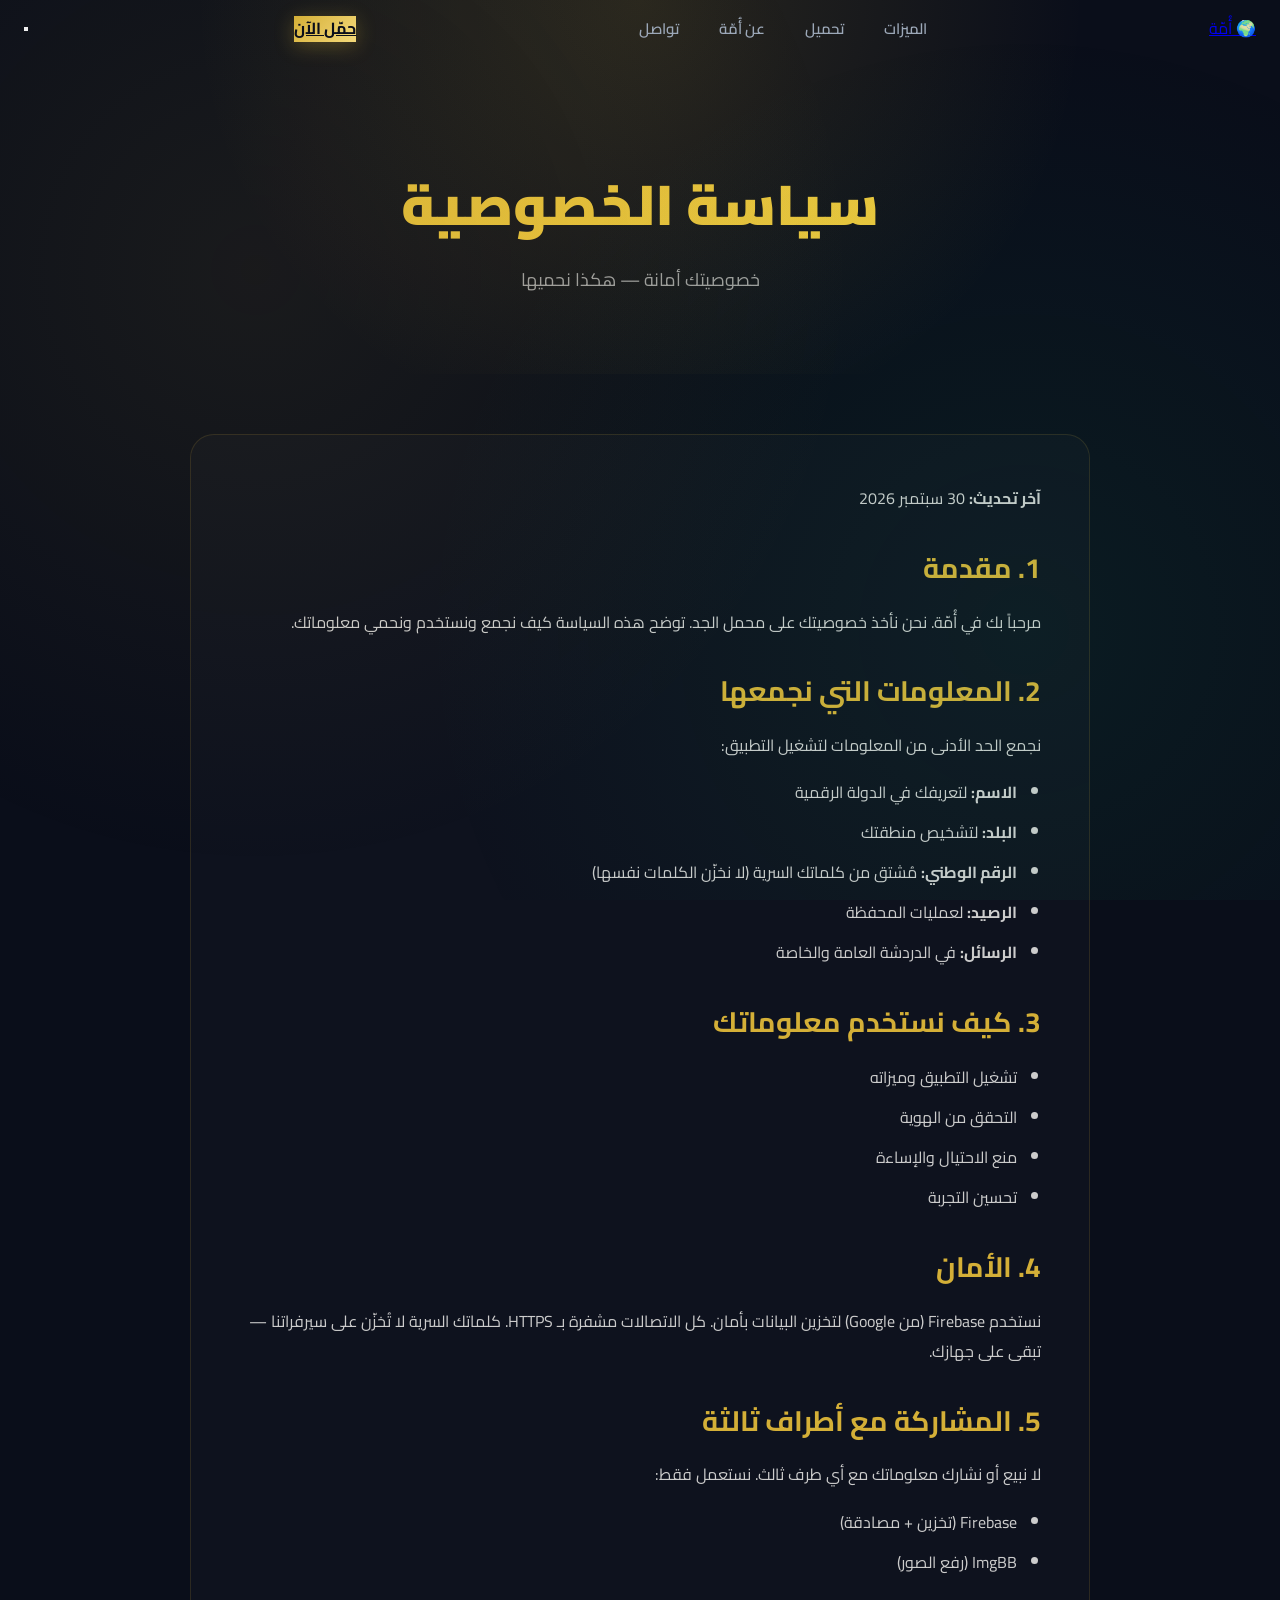
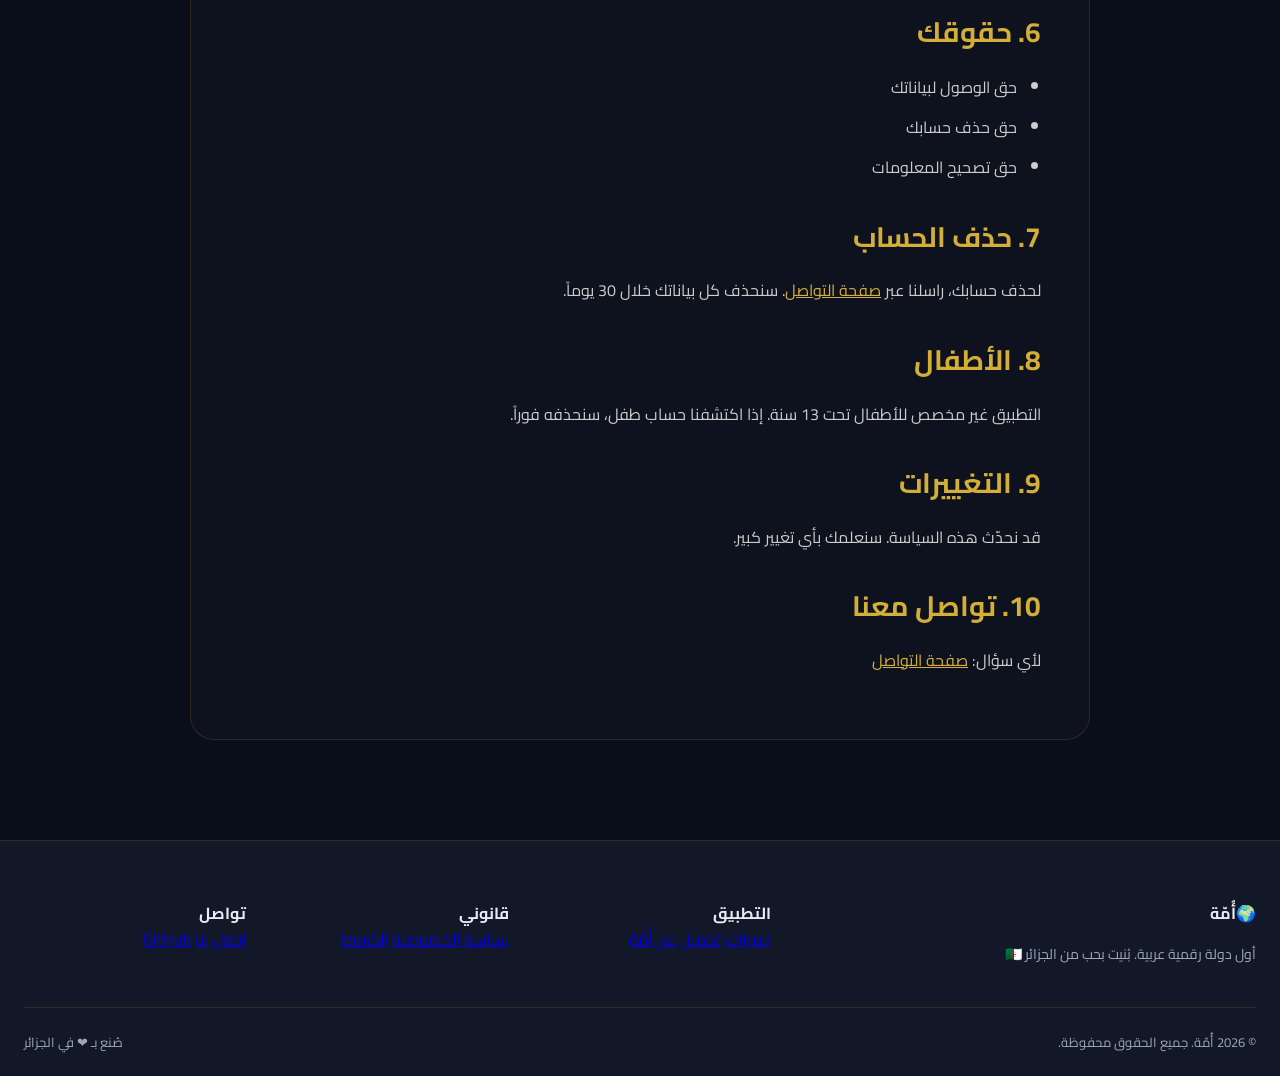
<file: privacy.html>
<!DOCTYPE html>
<html lang="ar" dir="rtl">
<head>
    <meta charset="UTF-8">
    <meta name="viewport" content="width=device-width, initial-scale=1.0">
    <title>سياسة الخصوصية — أُمّة</title>
    <meta name="description" content="سياسة الخصوصية لتطبيق أُمّة">
    <link rel="preconnect" href="https://fonts.googleapis.com">
    <link href="https://fonts.googleapis.com/css2?family=Cairo:wght@400;600;700;900&display=swap" rel="stylesheet">
    <link rel="stylesheet" href="assets/css/style.css">
    <link rel="icon" type="image/png" href="assets/img/logo.png">
    <style>
        .page-hero {
            padding: 160px 24px 80px;
            text-align: center;
            background: radial-gradient(circle at 50% 0%, rgba(212, 175, 55, 0.15) 0%, transparent 60%);
        }
        .page-hero h1 {
            font-size: 56px;
            font-weight: 900;
            margin-bottom: 16px;
            background: linear-gradient(135deg, #D4AF37 0%, #F4D03F 100%);
            -webkit-background-clip: text;
            -webkit-text-fill-color: transparent;
            background-clip: text;
        }
        .page-hero p {
            font-size: 18px;
            color: #9E9E9E;
            max-width: 700px;
            margin: 0 auto;
        }
        .content-section {
            padding: 60px 24px 100px;
        }
        .content-box {
            max-width: 900px;
            margin: 0 auto;
            background: rgba(255, 255, 255, 0.02);
            border: 1px solid rgba(212, 175, 55, 0.15);
            border-radius: 24px;
            padding: 48px;
        }
        .content-box h2 {
            font-size: 28px;
            font-weight: 700;
            color: #D4AF37;
            margin-bottom: 16px;
            margin-top: 32px;
        }
        .content-box h2:first-child {
            margin-top: 0;
        }
        .content-box p {
            color: #CCCCCC;
            font-size: 16px;
            line-height: 1.9;
            margin-bottom: 16px;
        }
        .content-box ul {
            color: #CCCCCC;
            font-size: 16px;
            line-height: 2;
            padding-right: 24px;
            margin-bottom: 16px;
        }
        .content-box ul li {
            margin-bottom: 8px;
        }
        .content-box a {
            color: #D4AF37;
            text-decoration: underline;
        }
        @media (max-width: 640px) {
            .page-hero h1 { font-size: 36px; }
            .content-box { padding: 24px; }
        }
    </style>
</head>
<body>
    <nav class="navbar scrolled" id="navbar">
        <div class="nav-container">
            <a href="index.html" class="nav-logo">
                <span class="nav-logo-icon">🌍</span>
                <span class="nav-logo-text">أُمّة</span>
            </a>
            <ul class="nav-menu" id="navMenu">
                <li><a href="index.html#features">الميزات</a></li>
                <li><a href="index.html#download">تحميل</a></li>
                <li><a href="about.html">عن أُمّة</a></li>
                <li><a href="contact.html">تواصل</a></li>
            </ul>
            <a href="index.html#download" class="nav-cta">حمّل الآن</a>
            <button class="nav-toggle" id="navToggle">
                <span></span><span></span><span></span>
            </button>
        </div>
    </nav>

    <section class="page-hero">
        <h1>سياسة الخصوصية</h1>
        <p>خصوصيتك أمانة — هكذا نحميها</p>
    </section>

    <section class="content-section">
        <div class="content-box">
            <p><strong>آخر تحديث:</strong> 30 سبتمبر 2026</p>

            <h2>1. مقدمة</h2>
            <p>مرحباً بك في أُمّة. نحن نأخذ خصوصيتك على محمل الجد. توضح هذه السياسة كيف نجمع ونستخدم ونحمي معلوماتك.</p>

            <h2>2. المعلومات التي نجمعها</h2>
            <p>نجمع الحد الأدنى من المعلومات لتشغيل التطبيق:</p>
            <ul>
                <li><strong>الاسم:</strong> لتعريفك في الدولة الرقمية</li>
                <li><strong>البلد:</strong> لتشخيص منطقتك</li>
                <li><strong>الرقم الوطني:</strong> مُشتق من كلماتك السرية (لا نخزّن الكلمات نفسها)</li>
                <li><strong>الرصيد:</strong> لعمليات المحفظة</li>
                <li><strong>الرسائل:</strong> في الدردشة العامة والخاصة</li>
            </ul>

            <h2>3. كيف نستخدم معلوماتك</h2>
            <ul>
                <li>تشغيل التطبيق وميزاته</li>
                <li>التحقق من الهوية</li>
                <li>منع الاحتيال والإساءة</li>
                <li>تحسين التجربة</li>
            </ul>

            <h2>4. الأمان</h2>
            <p>نستخدم Firebase (من Google) لتخزين البيانات بأمان. كل الاتصالات مشفرة بـ HTTPS. كلماتك السرية لا تُخزّن على سيرفراتنا — تبقى على جهازك.</p>

            <h2>5. المشاركة مع أطراف ثالثة</h2>
            <p>لا نبيع أو نشارك معلوماتك مع أي طرف ثالث. نستعمل فقط:</p>
            <ul>
                <li>Firebase (تخزين + مصادقة)</li>
                <li>ImgBB (رفع الصور)</li>
            </ul>

            <h2>6. حقوقك</h2>
            <ul>
                <li>حق الوصول لبياناتك</li>
                <li>حق حذف حسابك</li>
                <li>حق تصحيح المعلومات</li>
            </ul>

            <h2>7. حذف الحساب</h2>
            <p>لحذف حسابك، راسلنا عبر <a href="contact.html">صفحة التواصل</a>. سنحذف كل بياناتك خلال 30 يوماً.</p>

            <h2>8. الأطفال</h2>
            <p>التطبيق غير مخصص للأطفال تحت 13 سنة. إذا اكتشفنا حساب طفل، سنحذفه فوراً.</p>

            <h2>9. التغييرات</h2>
            <p>قد نحدّث هذه السياسة. سنعلمك بأي تغيير كبير.</p>

            <h2>10. تواصل معنا</h2>
            <p>لأي سؤال: <a href="contact.html">صفحة التواصل</a></p>
        </div>
    </section>

    <footer class="footer">
        <div class="container">
            <div class="footer-grid">
                <div class="footer-brand">
                    <div class="footer-logo"><span>🌍</span><strong>أُمّة</strong></div>
                    <p>أول دولة رقمية عربية. بُنيت بحب من الجزائر 🇩🇿</p>
                </div>
                <div class="footer-links">
                    <h4>التطبيق</h4>
                    <a href="index.html#features">الميزات</a>
                    <a href="index.html#download">تحميل</a>
                    <a href="about.html">عن أُمّة</a>
                </div>
                <div class="footer-links">
                    <h4>قانوني</h4>
                    <a href="privacy.html">سياسة الخصوصية</a>
                    <a href="terms.html">الشروط</a>
                </div>
                <div class="footer-links">
                    <h4>تواصل</h4>
                    <a href="contact.html">اتصل بنا</a>
                    <a href="https://github.com/abdeabdetet662-glitch" target="_blank">GitHub</a>
                </div>
            </div>
            <div class="footer-bottom">
                <p>© 2026 أُمّة. جميع الحقوق محفوظة.</p>
                <p>صُنع بـ ❤️ في الجزائر</p>
            </div>
        </div>
    </footer>
    <script src="assets/js/main.js"></script>
</body>
</html>
</file>
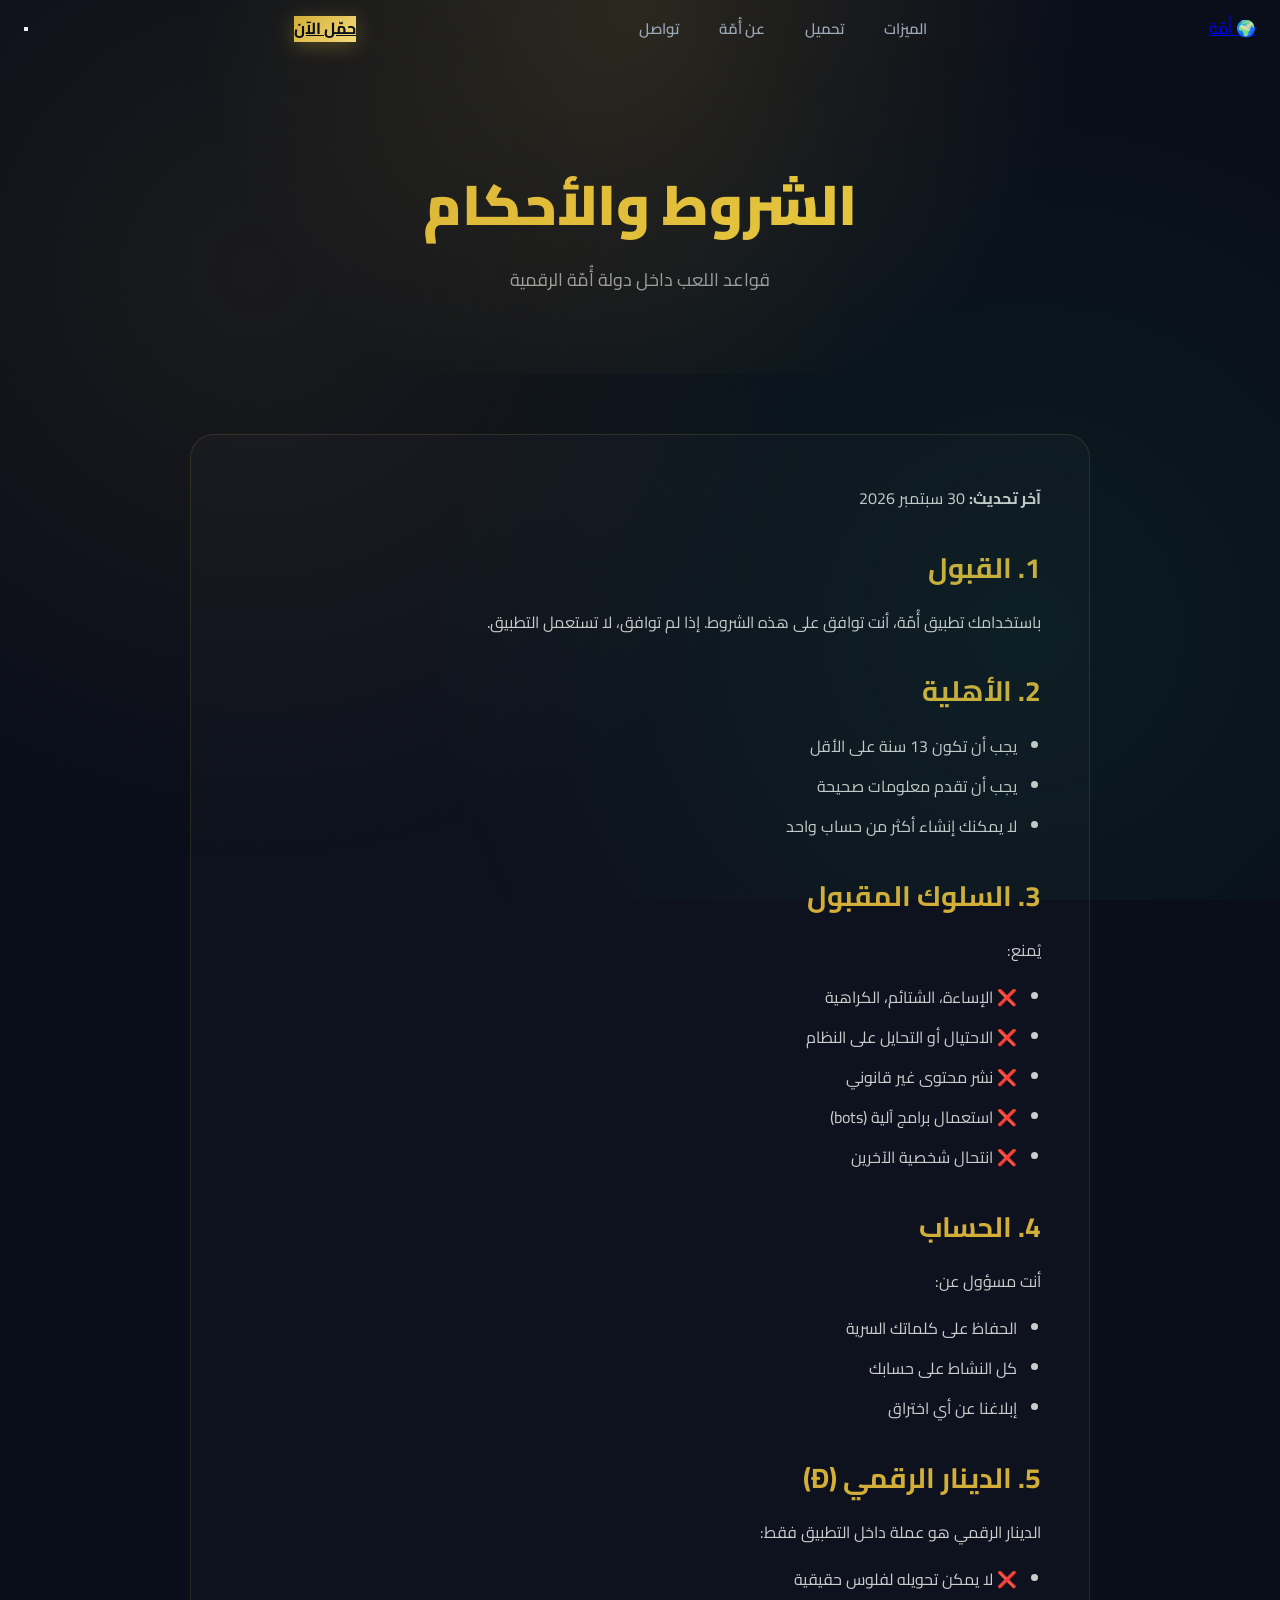
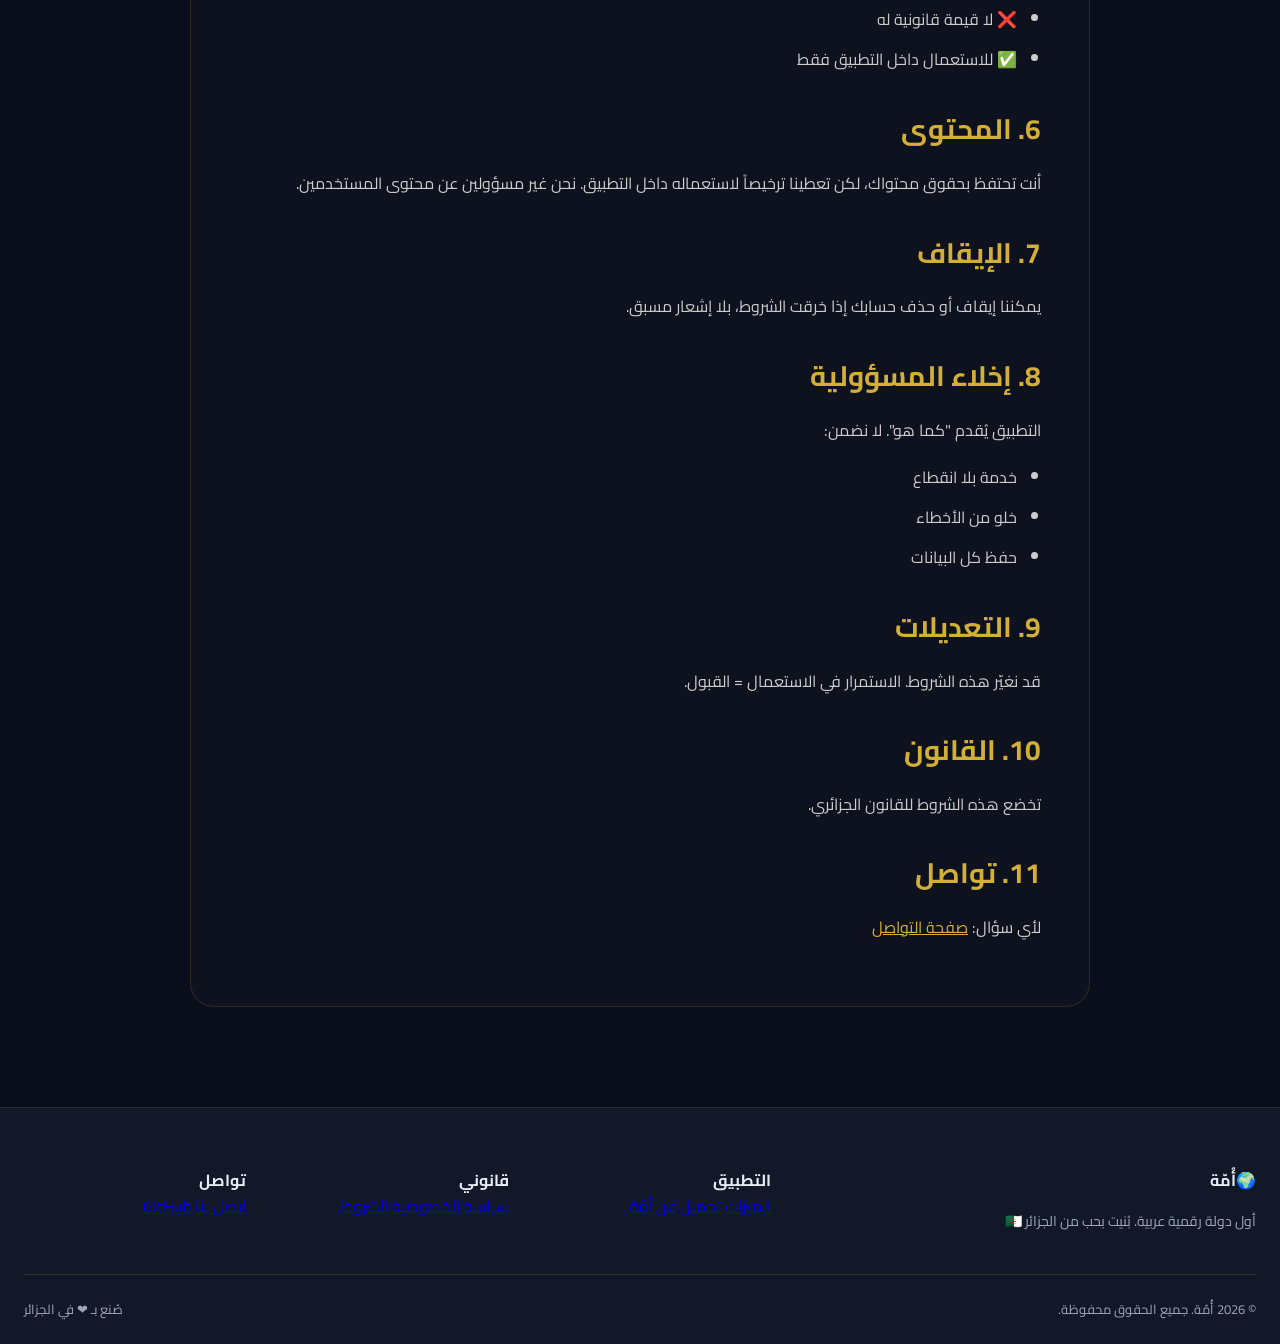
<file: terms.html>
<!DOCTYPE html>
<html lang="ar" dir="rtl">
<head>
    <meta charset="UTF-8">
    <meta name="viewport" content="width=device-width, initial-scale=1.0">
    <title>الشروط والأحكام — أُمّة</title>
    <meta name="description" content="شروط استخدام تطبيق أُمّة">
    <link rel="preconnect" href="https://fonts.googleapis.com">
    <link href="https://fonts.googleapis.com/css2?family=Cairo:wght@400;600;700;900&display=swap" rel="stylesheet">
    <link rel="stylesheet" href="assets/css/style.css">
    <link rel="icon" type="image/png" href="assets/img/logo.png">
    <style>
        .page-hero {
            padding: 160px 24px 80px;
            text-align: center;
            background: radial-gradient(circle at 50% 0%, rgba(212, 175, 55, 0.15) 0%, transparent 60%);
        }
        .page-hero h1 {
            font-size: 56px;
            font-weight: 900;
            margin-bottom: 16px;
            background: linear-gradient(135deg, #D4AF37 0%, #F4D03F 100%);
            -webkit-background-clip: text;
            -webkit-text-fill-color: transparent;
            background-clip: text;
        }
        .page-hero p {
            font-size: 18px;
            color: #9E9E9E;
            max-width: 700px;
            margin: 0 auto;
        }
        .content-section {
            padding: 60px 24px 100px;
        }
        .content-box {
            max-width: 900px;
            margin: 0 auto;
            background: rgba(255, 255, 255, 0.02);
            border: 1px solid rgba(212, 175, 55, 0.15);
            border-radius: 24px;
            padding: 48px;
        }
        .content-box h2 {
            font-size: 28px;
            font-weight: 700;
            color: #D4AF37;
            margin-bottom: 16px;
            margin-top: 32px;
        }
        .content-box h2:first-child {
            margin-top: 0;
        }
        .content-box p {
            color: #CCCCCC;
            font-size: 16px;
            line-height: 1.9;
            margin-bottom: 16px;
        }
        .content-box ul {
            color: #CCCCCC;
            font-size: 16px;
            line-height: 2;
            padding-right: 24px;
            margin-bottom: 16px;
        }
        .content-box ul li {
            margin-bottom: 8px;
        }
        .content-box a {
            color: #D4AF37;
            text-decoration: underline;
        }
        @media (max-width: 640px) {
            .page-hero h1 { font-size: 36px; }
            .content-box { padding: 24px; }
        }
    </style>
</head>
<body>
    <nav class="navbar scrolled" id="navbar">
        <div class="nav-container">
            <a href="index.html" class="nav-logo">
                <span class="nav-logo-icon">🌍</span>
                <span class="nav-logo-text">أُمّة</span>
            </a>
            <ul class="nav-menu" id="navMenu">
                <li><a href="index.html#features">الميزات</a></li>
                <li><a href="index.html#download">تحميل</a></li>
                <li><a href="about.html">عن أُمّة</a></li>
                <li><a href="contact.html">تواصل</a></li>
            </ul>
            <a href="index.html#download" class="nav-cta">حمّل الآن</a>
            <button class="nav-toggle" id="navToggle">
                <span></span><span></span><span></span>
            </button>
        </div>
    </nav>

    <section class="page-hero">
        <h1>الشروط والأحكام</h1>
        <p>قواعد اللعب داخل دولة أُمّة الرقمية</p>
    </section>

    <section class="content-section">
        <div class="content-box">
            <p><strong>آخر تحديث:</strong> 30 سبتمبر 2026</p>

            <h2>1. القبول</h2>
            <p>باستخدامك تطبيق أُمّة، أنت توافق على هذه الشروط. إذا لم توافق، لا تستعمل التطبيق.</p>

            <h2>2. الأهلية</h2>
            <ul>
                <li>يجب أن تكون 13 سنة على الأقل</li>
                <li>يجب أن تقدم معلومات صحيحة</li>
                <li>لا يمكنك إنشاء أكثر من حساب واحد</li>
            </ul>

            <h2>3. السلوك المقبول</h2>
            <p>يُمنع:</p>
            <ul>
                <li>❌ الإساءة، الشتائم، الكراهية</li>
                <li>❌ الاحتيال أو التحايل على النظام</li>
                <li>❌ نشر محتوى غير قانوني</li>
                <li>❌ استعمال برامج آلية (bots)</li>
                <li>❌ انتحال شخصية الآخرين</li>
            </ul>

            <h2>4. الحساب</h2>
            <p>أنت مسؤول عن:</p>
            <ul>
                <li>الحفاظ على كلماتك السرية</li>
                <li>كل النشاط على حسابك</li>
                <li>إبلاغنا عن أي اختراق</li>
            </ul>

            <h2>5. الدينار الرقمي (Đ)</h2>
            <p>الدينار الرقمي هو عملة داخل التطبيق فقط:</p>
            <ul>
                <li>❌ لا يمكن تحويله لفلوس حقيقية</li>
                <li>❌ لا قيمة قانونية له</li>
                <li>✅ للاستعمال داخل التطبيق فقط</li>
            </ul>

            <h2>6. المحتوى</h2>
            <p>أنت تحتفظ بحقوق محتواك، لكن تعطينا ترخيصاً لاستعماله داخل التطبيق. نحن غير مسؤولين عن محتوى المستخدمين.</p>

            <h2>7. الإيقاف</h2>
            <p>يمكننا إيقاف أو حذف حسابك إذا خرقت الشروط، بلا إشعار مسبق.</p>

            <h2>8. إخلاء المسؤولية</h2>
            <p>التطبيق يُقدم "كما هو". لا نضمن:</p>
            <ul>
                <li>خدمة بلا انقطاع</li>
                <li>خلو من الأخطاء</li>
                <li>حفظ كل البيانات</li>
            </ul>

            <h2>9. التعديلات</h2>
            <p>قد نغيّر هذه الشروط. الاستمرار في الاستعمال = القبول.</p>

            <h2>10. القانون</h2>
            <p>تخضع هذه الشروط للقانون الجزائري.</p>

            <h2>11. تواصل</h2>
            <p>لأي سؤال: <a href="contact.html">صفحة التواصل</a></p>
        </div>
    </section>

    <footer class="footer">
        <div class="container">
            <div class="footer-grid">
                <div class="footer-brand">
                    <div class="footer-logo"><span>🌍</span><strong>أُمّة</strong></div>
                    <p>أول دولة رقمية عربية. بُنيت بحب من الجزائر 🇩🇿</p>
                </div>
                <div class="footer-links">
                    <h4>التطبيق</h4>
                    <a href="index.html#features">الميزات</a>
                    <a href="index.html#download">تحميل</a>
                    <a href="about.html">عن أُمّة</a>
                </div>
                <div class="footer-links">
                    <h4>قانوني</h4>
                    <a href="privacy.html">سياسة الخصوصية</a>
                    <a href="terms.html">الشروط</a>
                </div>
                <div class="footer-links">
                    <h4>تواصل</h4>
                    <a href="contact.html">اتصل بنا</a>
                    <a href="https://github.com/abdeabdetet662-glitch" target="_blank">GitHub</a>
                </div>
            </div>
            <div class="footer-bottom">
                <p>© 2026 أُمّة. جميع الحقوق محفوظة.</p>
                <p>صُنع بـ ❤️ في الجزائر</p>
            </div>
        </div>
    </footer>
    <script src="assets/js/main.js"></script>
</body>
</html>
</file>
<file: assets/css/style.css>
/* ═══════════════════════════════════════════════════
   UMMAH v2.0 — Professional Dark Theme
   Colors: Gold #D4AF37, Emerald #10B981, Dark #0a0e1a
   ═══════════════════════════════════════════════════ */

* { margin: 0; padding: 0; box-sizing: border-box; }

:root {
  --gold: #D4AF37;
  --gold-light: #F4D97A;
  --emerald: #10B981;
  --emerald-dark: #059669;
  --dark: #0a0e1a;
  --dark-2: #131829;
  --dark-3: #1c2238;
  --text: #e8ecf4;
  --text-dim: #9ca8b8;
  --border: rgba(212, 175, 55, 0.15);
  --glass: rgba(19, 24, 41, 0.7);
  --shadow-gold: 0 20px 60px -15px rgba(212, 175, 55, 0.3);
  --shadow-emerald: 0 20px 60px -15px rgba(16, 185, 129, 0.3);
  --radius: 20px;
  --transition: cubic-bezier(0.4, 0, 0.2, 1);
}

html { scroll-behavior: smooth; }

body {
  font-family: 'Cairo', 'Inter', system-ui, sans-serif;
  background: var(--dark);
  color: var(--text);
  line-height: 1.6;
  overflow-x: hidden;
  position: relative;
}

body[dir="ltr"] { font-family: 'Inter', 'Cairo', system-ui, sans-serif; }

/* Background gradient */
body::before {
  content: '';
  position: fixed;
  top: 0; left: 0;
  width: 100%; height: 100%;
  background:
    radial-gradient(circle at 20% 30%, rgba(212, 175, 55, 0.08) 0%, transparent 50%),
    radial-gradient(circle at 80% 70%, rgba(16, 185, 129, 0.08) 0%, transparent 50%);
  pointer-events: none;
  z-index: 0;
}

/* ═══ Loader ═══ */
#loader {
  position: fixed;
  inset: 0;
  background: var(--dark);
  display: flex;
  flex-direction: column;
  align-items: center;
  justify-content: center;
  z-index: 9999;
  transition: opacity 0.6s ease, visibility 0.6s ease;
}
#loader.hidden { opacity: 0; visibility: hidden; }
.loader-crown {
  font-size: 72px;
  animation: crownPulse 1.5s ease-in-out infinite;
}
@keyframes crownPulse {
  0%, 100% { transform: scale(1); filter: drop-shadow(0 0 20px rgba(212, 175, 55, 0.6)); }
  50% { transform: scale(1.15); filter: drop-shadow(0 0 40px rgba(212, 175, 55, 0.9)); }
}
.loader-text {
  font-size: 36px;
  font-weight: 900;
  background: linear-gradient(135deg, var(--gold), var(--gold-light));
  -webkit-background-clip: text;
  -webkit-text-fill-color: transparent;
  background-clip: text;
  margin-top: 16px;
}
.loader-bar {
  width: 200px;
  height: 3px;
  background: var(--dark-3);
  border-radius: 99px;
  margin-top: 24px;
  overflow: hidden;
}
.loader-bar span {
  display: block;
  height: 100%;
  width: 0;
  background: linear-gradient(90deg, var(--gold), var(--emerald));
  animation: loadBar 1.5s ease-in-out infinite;
}
@keyframes loadBar {
  0% { width: 0; }
  50% { width: 70%; }
  100% { width: 100%; }
}

/* ═══ Particles Canvas ═══ */
#particles {
  position: fixed;
  inset: 0;
  z-index: 1;
  pointer-events: none;
}

/* ═══ Progress Bar ═══ */
#progress-bar {
  position: fixed;
  top: 0; left: 0;
  height: 3px;
  width: 0;
  background: linear-gradient(90deg, var(--gold), var(--emerald));
  z-index: 9999;
  transition: width 0.1s ease;
}

/* ═══ Navbar ═══ */
#navbar {
  position: fixed;
  top: 0; left: 0;
  width: 100%;
  z-index: 1000;
  padding: 16px 0;
  transition: all 0.3s var(--transition);
}
#navbar.scrolled {
  background: var(--glass);
  backdrop-filter: blur(20px);
  -webkit-backdrop-filter: blur(20px);
  border-bottom: 1px solid var(--border);
  padding: 10px 0;
}
.nav-container {
  max-width: 1280px;
  margin: 0 auto;
  padding: 0 24px;
  display: flex;
  align-items: center;
  justify-content: space-between;
  gap: 24px;
}
.logo {
  display: flex;
  align-items: center;
  gap: 10px;
  text-decoration: none;
  color: var(--text);
  font-weight: 900;
  font-size: 22px;
}
.logo-icon {
  font-size: 28px;
  filter: drop-shadow(0 0 10px rgba(212, 175, 55, 0.5));
}
.logo-text {
  background: linear-gradient(135deg, var(--gold), var(--gold-light));
  -webkit-background-clip: text;
  -webkit-text-fill-color: transparent;
  background-clip: text;
}

.nav-menu {
  display: flex;
  align-items: center;
  gap: 8px;
  list-style: none;
}
.nav-menu a {
  color: var(--text-dim);
  text-decoration: none;
  padding: 10px 16px;
  border-radius: 10px;
  font-weight: 600;
  font-size: 15px;
  transition: all 0.3s ease;
  position: relative;
}
.nav-menu a:hover {
  color: var(--gold);
  background: rgba(212, 175, 55, 0.08);
}
.nav-cta {
  background: linear-gradient(135deg, var(--gold), var(--gold-light));
  color: var(--dark) !important;
  font-weight: 700 !important;
  box-shadow: 0 4px 20px rgba(212, 175, 55, 0.3);
}
.nav-cta:hover {
  transform: translateY(-2px);
  box-shadow: 0 8px 30px rgba(212, 175, 55, 0.5);
}

.nav-actions {
  display: flex;
  align-items: center;
  gap: 12px;
}

/* Language switcher */
.lang-switcher { position: relative; }
.lang-current {
  display: flex;
  align-items: center;
  gap: 8px;
  background: var(--dark-2);
  border: 1px solid var(--border);
  color: var(--text);
  padding: 8px 14px;
  border-radius: 12px;
  cursor: pointer;
  font-family: inherit;
  font-weight: 600;
  font-size: 14px;
  transition: all 0.3s ease;
}
.lang-current:hover {
  border-color: var(--gold);
  background: var(--dark-3);
}
.lang-current .arrow { font-size: 10px; opacity: 0.6; }

.lang-dropdown {
  position: absolute;
  top: calc(100% + 8px);
  inset-inline-end: 0;
  background: var(--dark-2);
  border: 1px solid var(--border);
  border-radius: 14px;
  padding: 6px;
  min-width: 170px;
  box-shadow: 0 20px 60px rgba(0, 0, 0, 0.5);
  opacity: 0;
  visibility: hidden;
  transform: translateY(-10px);
  transition: all 0.3s var(--transition);
  z-index: 100;
}
.lang-dropdown.open {
  opacity: 1;
  visibility: visible;
  transform: translateY(0);
}
.lang-dropdown button {
  display: flex;
  align-items: center;
  gap: 10px;
  width: 100%;
  background: transparent;
  border: none;
  color: var(--text);
  padding: 10px 14px;
  border-radius: 10px;
  cursor: pointer;
  font-family: inherit;
  font-weight: 600;
  font-size: 14px;
  text-align: start;
  transition: all 0.2s ease;
}
.lang-dropdown button:hover {
  background: rgba(212, 175, 55, 0.1);
  color: var(--gold);
}
.lang-dropdown .flag { font-size: 18px; }

.menu-toggle {
  display: none;
  background: transparent;
  border: 1px solid var(--border);
  color: var(--text);
  width: 42px;
  height: 42px;
  border-radius: 12px;
  font-size: 20px;
  cursor: pointer;
}

/* ═══ Hero ═══ */
.hero {
  min-height: 100vh;
  padding: 120px 24px 80px;
  display: flex;
  align-items: center;
  justify-content: center;
  gap: 60px;
  max-width: 1280px;
  margin: 0 auto;
  position: relative;
  flex-wrap: wrap;
}
.hero-bg {
  position: absolute;
  inset: 0;
  background: radial-gradient(circle at 50% 50%, rgba(212, 175, 55, 0.15), transparent 60%);
  z-index: -1;
  animation: heroGlow 8s ease-in-out infinite;
}
@keyframes heroGlow {
  0%, 100% { transform: scale(1); opacity: 0.6; }
  50% { transform: scale(1.2); opacity: 1; }
}

.hero-content {
  flex: 1;
  min-width: 320px;
  max-width: 620px;
  position: relative;
  z-index: 2;
}
.hero-badge {
  display: inline-block;
  padding: 8px 18px;
  background: rgba(16, 185, 129, 0.15);
  border: 1px solid rgba(16, 185, 129, 0.4);
  border-radius: 99px;
  color: var(--emerald);
  font-size: 14px;
  font-weight: 700;
  margin-bottom: 24px;
  animation: pulseBadge 2s ease-in-out infinite;
}
@keyframes pulseBadge {
  0%, 100% { box-shadow: 0 0 0 0 rgba(16, 185, 129, 0.4); }
  50% { box-shadow: 0 0 0 12px rgba(16, 185, 129, 0); }
}

.hero-title {
  font-size: clamp(40px, 6vw, 72px);
  font-weight: 900;
  line-height: 1.1;
  margin-bottom: 24px;
}
.hero-title span { display: block; }
.gradient {
  background: linear-gradient(135deg, var(--gold), var(--gold-light), var(--emerald));
  -webkit-background-clip: text;
  -webkit-text-fill-color: transparent;
  background-clip: text;
  background-size: 200% 200%;
  animation: gradientShift 4s ease infinite;
}
@keyframes gradientShift {
  0%, 100% { background-position: 0% 50%; }
  50% { background-position: 100% 50%; }
}

.hero-subtitle {
  font-size: 18px;
  color: var(--text-dim);
  margin-bottom: 36px;
  line-height: 1.8;
}

.hero-buttons {
  display: flex;
  gap: 16px;
  flex-wrap: wrap;
  margin-bottom: 48px;
}

.btn {
  display: inline-flex;
  align-items: center;
  gap: 10px;
  padding: 14px 28px;
  border-radius: 14px;
  font-weight: 700;
  font-size: 16px;
  text-decoration: none;
  cursor: pointer;
  border: none;
  font-family: inherit;
  transition: all 0.3s var(--transition);
  position: relative;
  overflow: hidden;
}
.btn-primary {
  background: linear-gradient(135deg, var(--gold), var(--gold-light));
  color: var(--dark);
  box-shadow: var(--shadow-gold);
}
.btn-primary:hover {
  transform: translateY(-3px);
  box-shadow: 0 25px 70px -15px rgba(212, 175, 55, 0.6);
}
.btn-ghost {
  background: transparent;
  color: var(--text);
  border: 1px solid var(--border);
}
.btn-ghost:hover {
  border-color: var(--gold);
  color: var(--gold);
  background: rgba(212, 175, 55, 0.05);
}
.btn-large { padding: 18px 36px; font-size: 17px; }

.hero-stats {
  display: grid;
  grid-template-columns: repeat(auto-fit, minmax(100px, 1fr));
  gap: 20px;
  padding-top: 36px;
  border-top: 1px solid var(--border);
}
.stat { text-align: center; }
.stat-num {
  font-size: 32px;
  font-weight: 900;
  color: var(--gold);
  font-family: 'Inter', sans-serif;
}
.stat-label {
  font-size: 13px;
  color: var(--text-dim);
  font-weight: 600;
  margin-top: 4px;
}

/* Phone mockup */
.hero-mockup {
  flex: 1;
  min-width: 280px;
  max-width: 340px;
  display: flex;
  justify-content: center;
  position: relative;
  z-index: 2;
}
.phone-frame {
  width: 300px;
  height: 600px;
  background: linear-gradient(145deg, #1c2238, #0a0e1a);
  border-radius: 40px;
  padding: 12px;
  border: 2px solid rgba(212, 175, 55, 0.3);
  box-shadow:
    0 30px 80px rgba(0, 0, 0, 0.7),
    inset 0 0 0 2px rgba(255, 255, 255, 0.05),
    0 0 100px rgba(212, 175, 55, 0.2);
  position: relative;
  animation: phoneFloat 6s ease-in-out infinite;
}
@keyframes phoneFloat {
  0%, 100% { transform: translateY(0) rotate(-2deg); }
  50% { transform: translateY(-20px) rotate(-2deg); }
}
.phone-notch {
  position: absolute;
  top: 12px;
  left: 50%;
  transform: translateX(-50%);
  width: 100px;
  height: 24px;
  background: #000;
  border-radius: 0 0 16px 16px;
  z-index: 10;
}
.phone-screen {
  width: 100%;
  height: 100%;
  background: linear-gradient(180deg, #0d1220, #1a2033);
  border-radius: 30px;
  padding: 50px 20px 20px;
  display: flex;
  flex-direction: column;
  gap: 24px;
  position: relative;
  overflow: hidden;
}
.phone-header {
  display: flex;
  align-items: center;
  gap: 10px;
  font-weight: 900;
  color: var(--gold);
  font-size: 18px;
}
.phone-balance {
  background: linear-gradient(135deg, rgba(212, 175, 55, 0.15), rgba(16, 185, 129, 0.1));
  border: 1px solid var(--border);
  padding: 24px;
  border-radius: 20px;
  text-align: center;
}
.balance-label {
  font-size: 13px;
  color: var(--text-dim);
  margin-bottom: 8px;
}
.balance-amount {
  font-size: 32px;
  font-weight: 900;
  color: var(--gold);
  font-family: 'Inter', sans-serif;
}
.phone-tabs {
  display: flex;
  justify-content: space-around;
  margin-top: auto;
  padding-top: 20px;
  border-top: 1px solid var(--border);
}
.ptab {
  font-size: 24px;
  opacity: 0.4;
  transition: all 0.3s ease;
}
.ptab.active {
  opacity: 1;
  filter: drop-shadow(0 0 10px rgba(212, 175, 55, 0.6));
  transform: scale(1.15);
}

.scroll-indicator {
  position: absolute;
  bottom: 30px;
  left: 50%;
  transform: translateX(-50%);
  z-index: 5;
}
.mouse {
  width: 26px;
  height: 42px;
  border: 2px solid var(--gold);
  border-radius: 14px;
  position: relative;
}
.mouse::after {
  content: '';
  position: absolute;
  top: 8px;
  left: 50%;
  transform: translateX(-50%);
  width: 3px;
  height: 8px;
  background: var(--gold);
  border-radius: 3px;
  animation: scrollMouse 1.5s ease infinite;
}
@keyframes scrollMouse {
  0%, 100% { opacity: 1; transform: translate(-50%, 0); }
  50% { opacity: 0.3; transform: translate(-50%, 10px); }
}

/* ═══ Sections ═══ */
.section {
  padding: 100px 24px;
  position: relative;
  z-index: 2;
}
.section-alt { background: rgba(0, 0, 0, 0.2); }
.container {
  max-width: 1280px;
  margin: 0 auto;
}

.section-header {
  text-align: center;
  margin-bottom: 64px;
}
.section-tag {
  display: inline-block;
  padding: 6px 16px;
  background: rgba(212, 175, 55, 0.1);
  border: 1px solid var(--border);
  border-radius: 99px;
  color: var(--gold);
  font-size: 13px;
  font-weight: 700;
  margin-bottom: 16px;
  text-transform: uppercase;
  letter-spacing: 1px;
}
.section-header h2 {
  font-size: clamp(32px, 5vw, 52px);
  font-weight: 900;
  margin-bottom: 16px;
  line-height: 1.2;
}
.section-header p {
  color: var(--text-dim);
  font-size: 18px;
  max-width: 640px;
  margin: 0 auto;
}

/* ═══ About Grid ═══ */
.about-grid {
  display: grid;
  grid-template-columns: repeat(auto-fit, minmax(240px, 1fr));
  gap: 24px;
}
.about-card {
  background: var(--glass);
  backdrop-filter: blur(20px);
  -webkit-backdrop-filter: blur(20px);
  border: 1px solid var(--border);
  border-radius: var(--radius);
  padding: 32px 24px;
  transition: all 0.4s var(--transition);
  position: relative;
  overflow: hidden;
}
.about-card::before {
  content: '';
  position: absolute;
  top: 0; left: 0;
  width: 100%; height: 3px;
  background: linear-gradient(90deg, var(--gold), var(--emerald));
  transform: scaleX(0);
  transform-origin: left;
  transition: transform 0.4s ease;
}
.about-card:hover::before { transform: scaleX(1); }
.about-card:hover {
  transform: translateY(-8px);
  border-color: rgba(212, 175, 55, 0.4);
  box-shadow: 0 20px 60px -15px rgba(212, 175, 55, 0.3);
}
.about-icon {
  font-size: 42px;
  margin-bottom: 16px;
  filter: drop-shadow(0 0 15px rgba(212, 175, 55, 0.4));
}
.about-card h3 {
  font-size: 20px;
  font-weight: 700;
  margin-bottom: 8px;
  color: var(--gold);
}
.about-card p {
  color: var(--text-dim);
  font-size: 15px;
  line-height: 1.7;
}

/* ═══ Features ═══ */
.features-grid {
  display: grid;
  grid-template-columns: repeat(auto-fit, minmax(220px, 1fr));
  gap: 20px;
}
.feature {
  background: var(--dark-2);
  border: 1px solid var(--border);
  border-radius: 16px;
  padding: 28px 20px;
  text-align: center;
  transition: all 0.3s var(--transition);
}
.feature:hover {
  transform: translateY(-6px);
  border-color: var(--emerald);
  background: var(--dark-3);
}
.feature-icon {
  font-size: 38px;
  margin-bottom: 14px;
  filter: drop-shadow(0 0 12px rgba(16, 185, 129, 0.4));
}
.feature h4 {
  font-size: 17px;
  font-weight: 700;
  margin-bottom: 6px;
  color: var(--text);
}
.feature p {
  color: var(--text-dim);
  font-size: 14px;
}

/* ═══ Steps ═══ */
.steps {
  display: grid;
  grid-template-columns: repeat(auto-fit, minmax(260px, 1fr));
  gap: 32px;
  position: relative;
}
.step {
  background: var(--glass);
  backdrop-filter: blur(20px);
  border: 1px solid var(--border);
  border-radius: var(--radius);
  padding: 40px 28px;
  text-align: center;
  position: relative;
  transition: all 0.4s var(--transition);
}
.step:hover {
  transform: translateY(-8px);
  border-color: var(--gold);
  box-shadow: var(--shadow-gold);
}
.step-num {
  position: absolute;
  top: 20px;
  inset-inline-end: 24px;
  font-size: 48px;
  font-weight: 900;
  color: rgba(212, 175, 55, 0.15);
  font-family: 'Inter', sans-serif;
}
.step-icon {
  font-size: 56px;
  margin-bottom: 20px;
  filter: drop-shadow(0 0 20px rgba(212, 175, 55, 0.4));
}
.step h3 {
  font-size: 22px;
  font-weight: 700;
  margin-bottom: 12px;
  color: var(--gold);
}
.step p { color: var(--text-dim); }

/* ═══ FAQ ═══ */
.faq-list {
  max-width: 800px;
  margin: 0 auto;
  display: flex;
  flex-direction: column;
  gap: 14px;
}
.faq-item {
  background: var(--dark-2);
  border: 1px solid var(--border);
  border-radius: 14px;
  padding: 20px 24px;
  transition: all 0.3s ease;
  cursor: pointer;
}
.faq-item:hover { border-color: var(--gold); }
.faq-item[open] {
  background: var(--dark-3);
  border-color: var(--gold);
}
.faq-item summary {
  font-weight: 700;
  font-size: 17px;
  color: var(--text);
  list-style: none;
  display: flex;
  justify-content: space-between;
  align-items: center;
  cursor: pointer;
}
.faq-item summary::after {
  content: '+';
  color: var(--gold);
  font-size: 24px;
  font-weight: 300;
  transition: transform 0.3s ease;
}
.faq-item[open] summary::after {
  content: '−';
  transform: rotate(180deg);
}
.faq-item p {
  color: var(--text-dim);
  margin-top: 14px;
  padding-top: 14px;
  border-top: 1px solid var(--border);
  line-height: 1.8;
}

/* ═══ Download ═══ */
.download-section {
  background:
    radial-gradient(circle at 50% 50%, rgba(212, 175, 55, 0.15), transparent 70%),
    var(--dark);
}
.download-card {
  max-width: 720px;
  margin: 0 auto;
  background: var(--glass);
  backdrop-filter: blur(30px);
  border: 1px solid var(--border);
  border-radius: 32px;
  padding: 60px 40px;
  text-align: center;
  position: relative;
  overflow: hidden;
}
.download-card::before {
  content: '';
  position: absolute;
  inset: -2px;
  background: linear-gradient(135deg, var(--gold), var(--emerald), var(--gold));
  border-radius: 32px;
  z-index: -1;
  animation: borderRotate 6s linear infinite;
}
@keyframes borderRotate {
  0% { background-position: 0% 50%; }
  100% { background-position: 200% 50%; }
}
.download-crown {
  font-size: 72px;
  margin-bottom: 20px;
  animation: crownPulse 2s ease-in-out infinite;
}
.download-card h2 {
  font-size: clamp(28px, 4vw, 42px);
  font-weight: 900;
  margin-bottom: 12px;
}
.download-card p {
  color: var(--text-dim);
  font-size: 17px;
  margin-bottom: 36px;
}
.download-buttons {
  display: flex;
  gap: 16px;
  justify-content: center;
  flex-wrap: wrap;
  margin-bottom: 32px;
}
.download-info {
  display: flex;
  gap: 24px;
  justify-content: center;
  flex-wrap: wrap;
  color: var(--emerald);
  font-weight: 600;
  font-size: 14px;
}

/* ═══ Footer ═══ */
footer {
  background: var(--dark-2);
  border-top: 1px solid var(--border);
  padding: 60px 24px 24px;
  position: relative;
  z-index: 2;
}
.footer-grid {
  max-width: 1280px;
  margin: 0 auto;
  display: grid;
  grid-template-columns: 2fr 1fr 1fr 1fr;
  gap: 40px;
  margin-bottom: 40px;
}
.footer-brand p {
  color: var(--text-dim);
  font-size: 14px;
  margin-top: 16px;
  max-width: 320px;
  line-height: 1.7;
}
.footer-col h4 {
  font-size: 15px;
  font-weight: 700;
  color: var(--gold);
  margin-bottom: 16px;
}
.footer-col a {
  display: block;
  color: var(--text-dim);
  text-decoration: none;
  padding: 6px 0;
  font-size: 14px;
  transition: color 0.2s ease;
}
.footer-col a:hover { color: var(--gold); }

.footer-bottom {
  max-width: 1280px;
  margin: 0 auto;
  padding-top: 24px;
  border-top: 1px solid var(--border);
  display: flex;
  justify-content: space-between;
  flex-wrap: wrap;
  gap: 12px;
  color: var(--text-dim);
  font-size: 13px;
}

/* ═══ Back to top ═══ */
#backTop {
  position: fixed;
  bottom: 30px;
  inset-inline-end: 30px;
  width: 48px;
  height: 48px;
  border-radius: 50%;
  background: linear-gradient(135deg, var(--gold), var(--gold-light));
  color: var(--dark);
  border: none;
  font-size: 20px;
  font-weight: 900;
  cursor: pointer;
  opacity: 0;
  visibility: hidden;
  transition: all 0.3s ease;
  z-index: 999;
  box-shadow: 0 10px 30px rgba(212, 175, 55, 0.4);
}
#backTop.show { opacity: 1; visibility: visible; }
#backTop:hover { transform: translateY(-4px) scale(1.05); }

/* ═══ Reveal ═══ */
.reveal {
  opacity: 0;
  transform: translateY(40px);
  transition: opacity 0.8s ease, transform 0.8s ease;
}
.reveal.visible {
  opacity: 1;
  transform: translateY(0);
}

/* ═══ Responsive ═══ */
@media (max-width: 900px) {
  .nav-menu {
    position: fixed;
    top: 70px;
    inset-inline: 16px;
    background: var(--dark-2);
    border: 1px solid var(--border);
    border-radius: 20px;
    flex-direction: column;
    padding: 16px;
    gap: 4px;
    transform: translateY(-20px);
    opacity: 0;
    visibility: hidden;
    transition: all 0.3s ease;
  }
  .nav-menu.open {
    transform: translateY(0);
    opacity: 1;
    visibility: visible;
  }
  .nav-menu a { width: 100%; text-align: center; }
  .menu-toggle { display: block; }
  
  .hero { padding-top: 100px; gap: 40px; }
  .hero-mockup { max-width: 260px; }
  .phone-frame { width: 240px; height: 480px; }
  
  .footer-grid { grid-template-columns: 1fr 1fr; }
}

@media (max-width: 500px) {
  .section { padding: 60px 20px; }
  .hero-stats { grid-template-columns: repeat(2, 1fr); }
  .footer-grid { grid-template-columns: 1fr; }
  .footer-bottom { flex-direction: column; text-align: center; }
}
</file>
